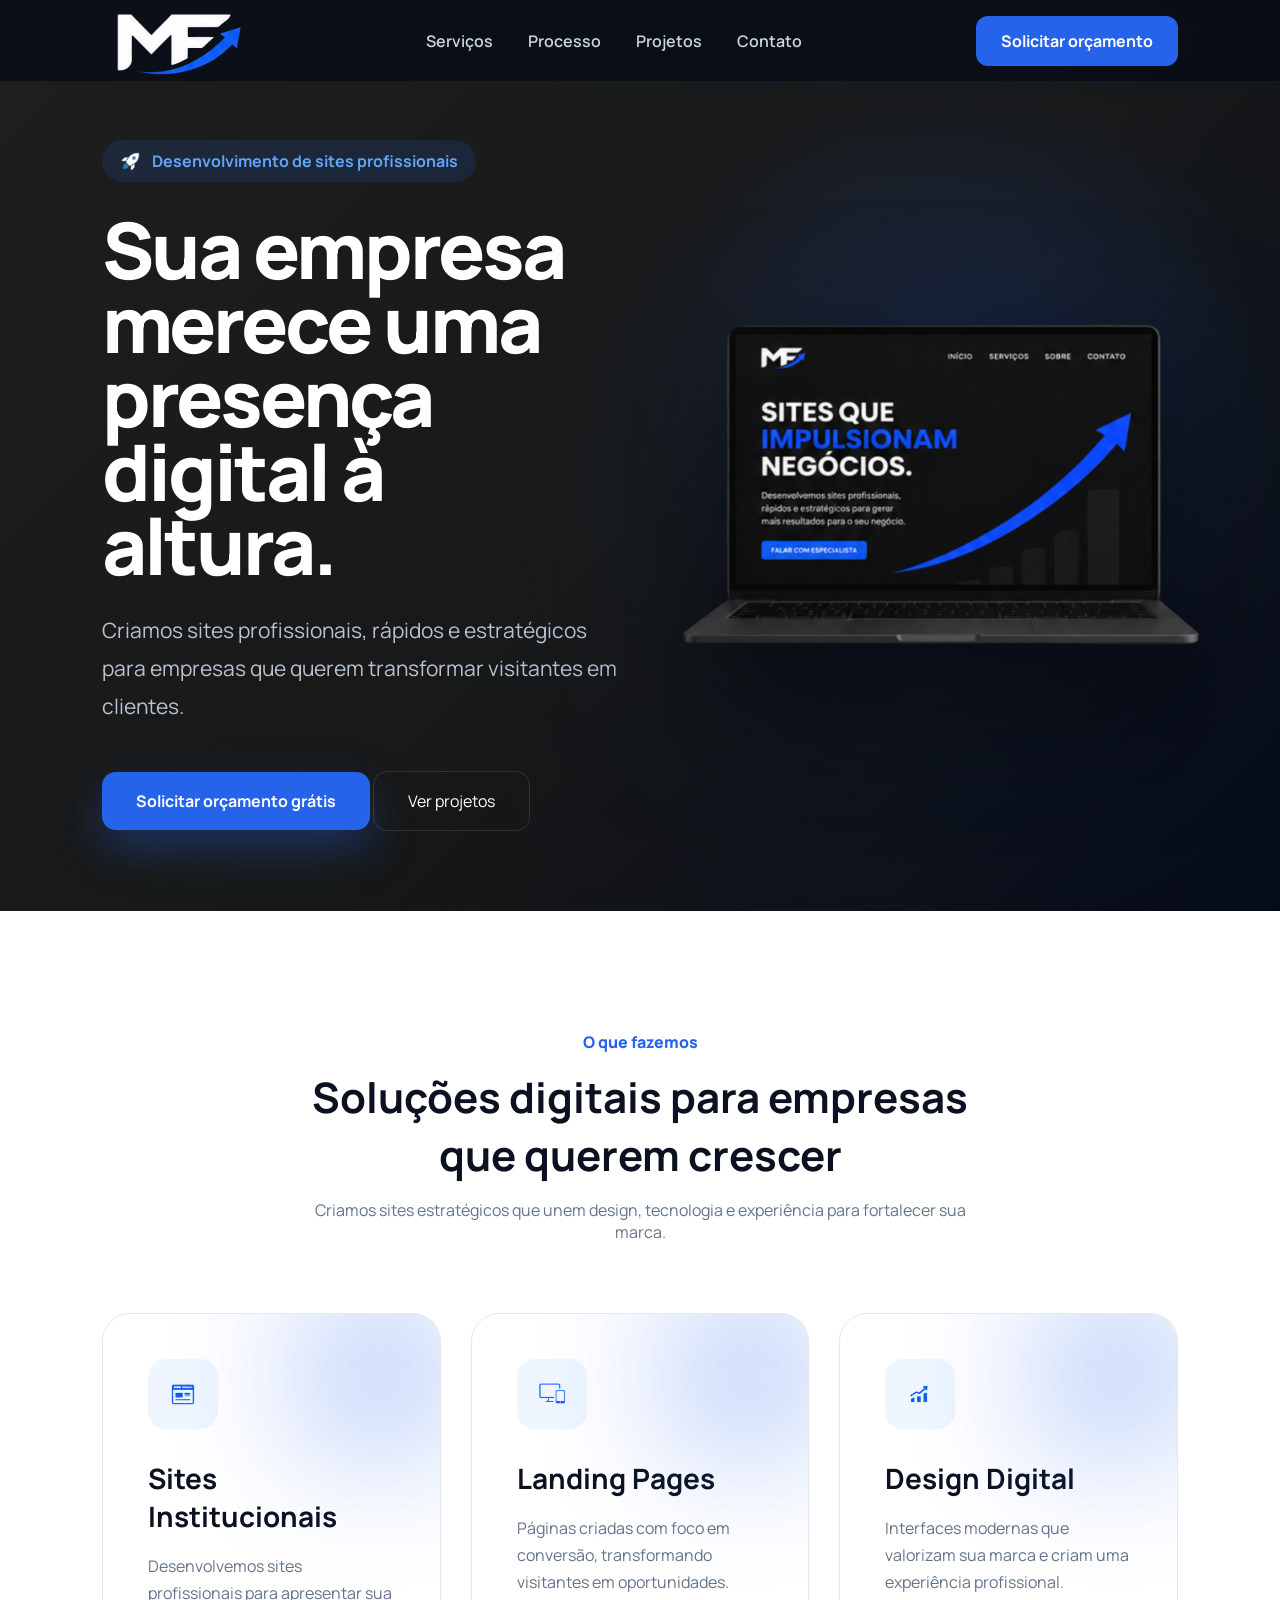
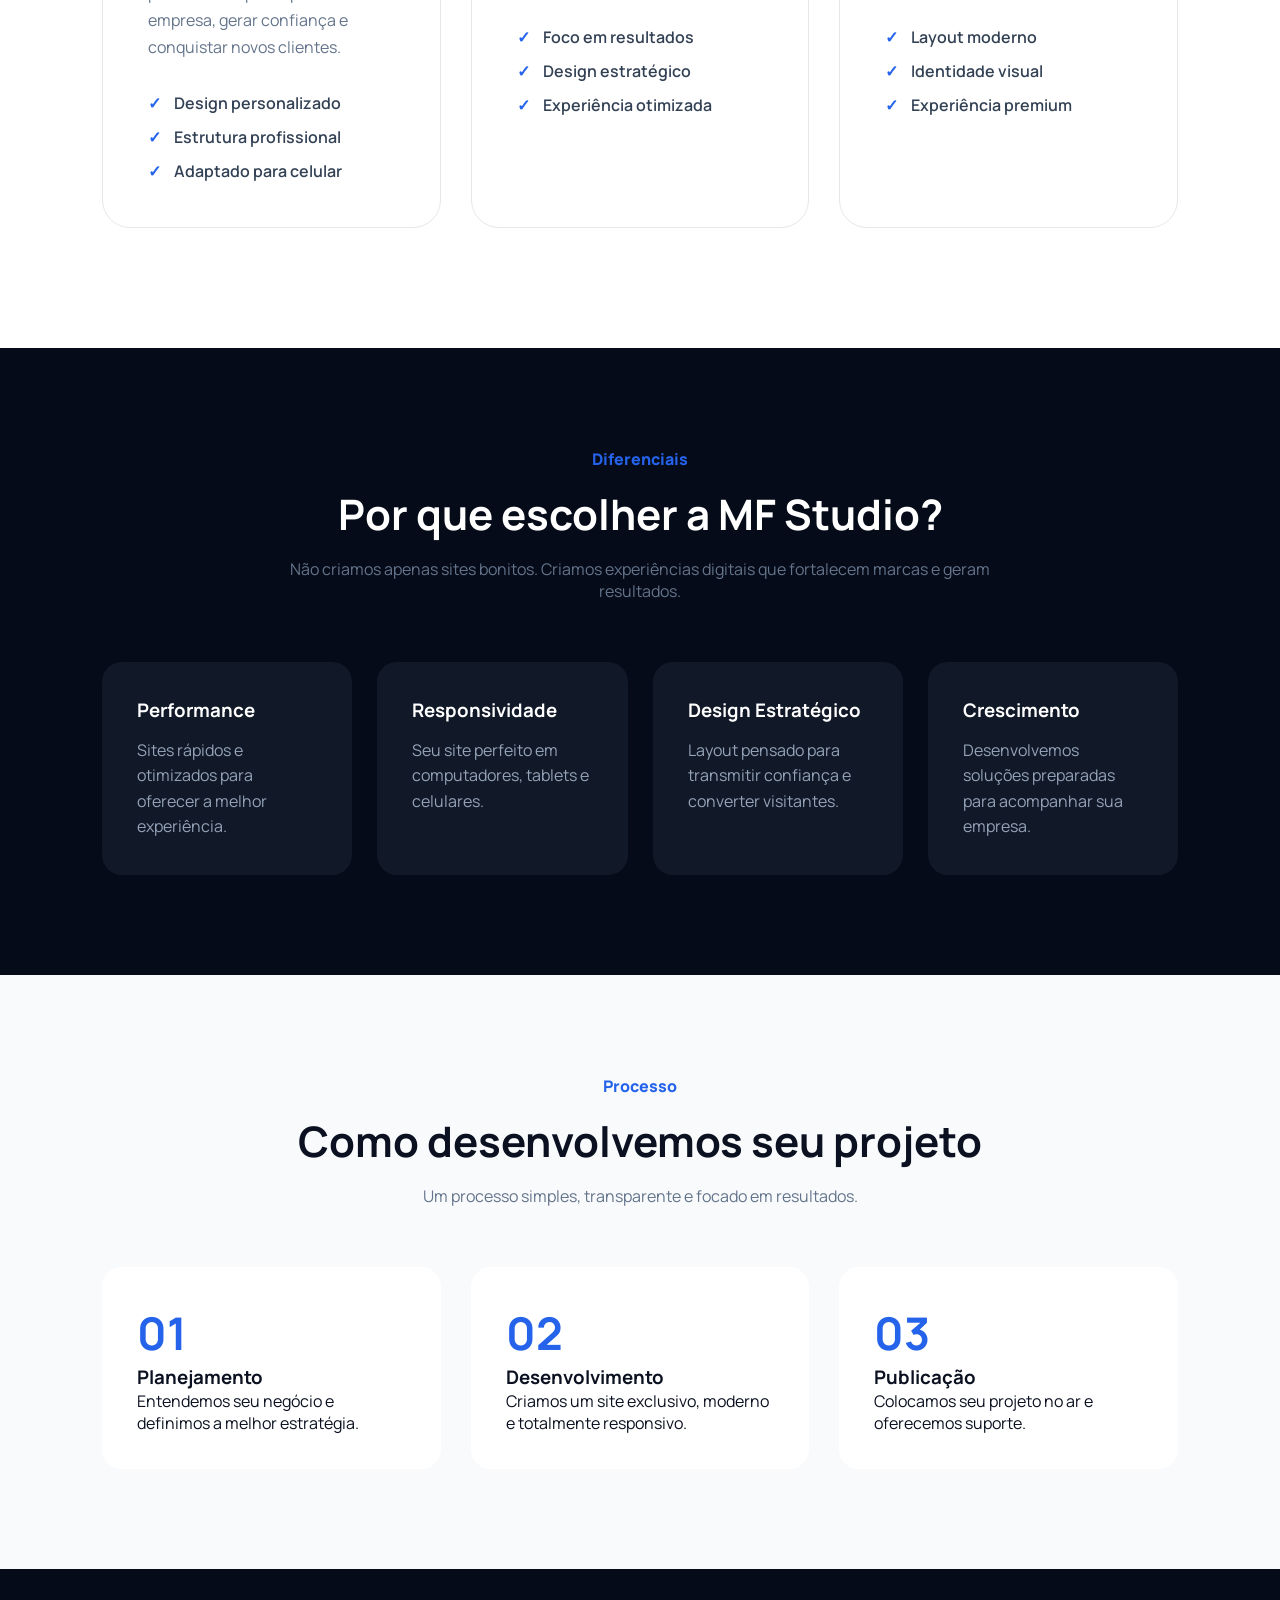
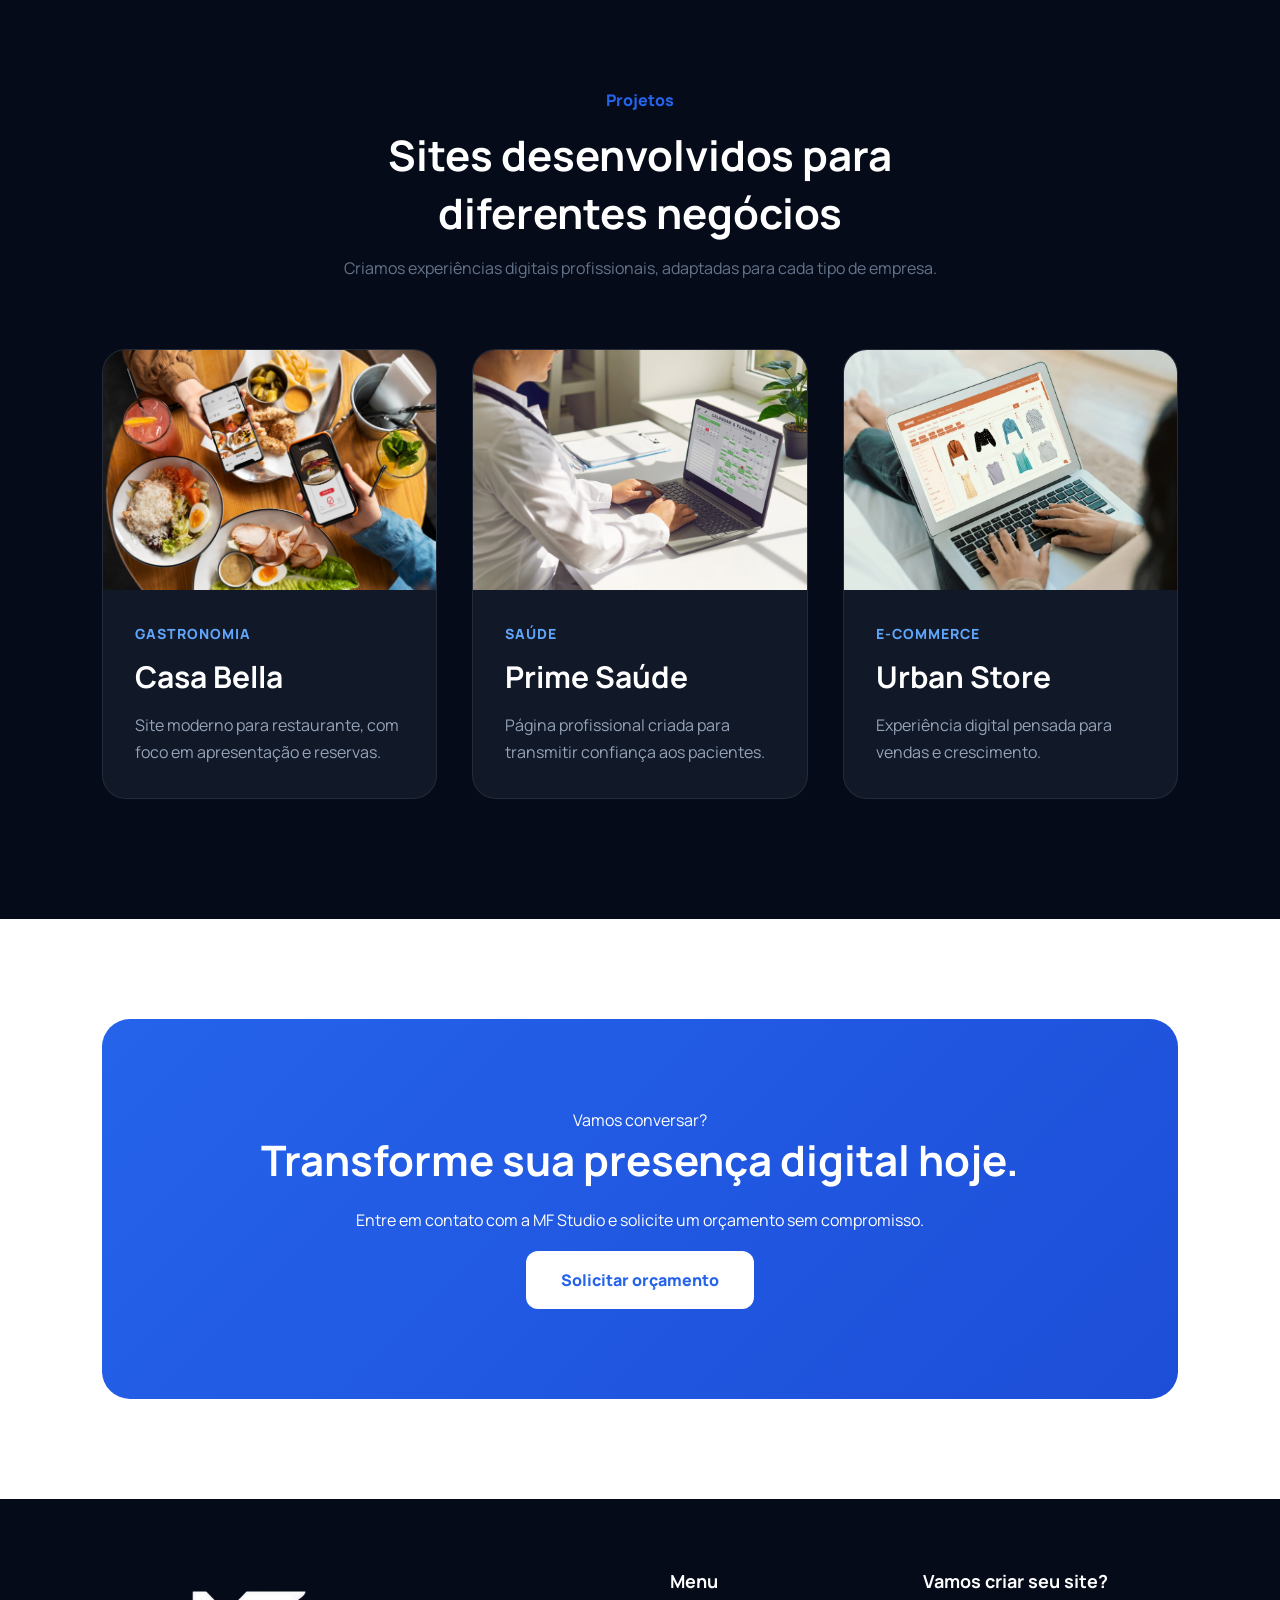
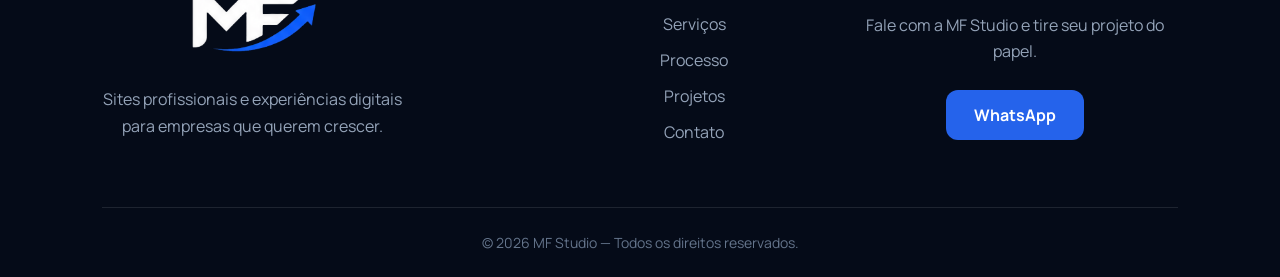
<file: index.html>
<!DOCTYPE html>
<html lang="pt-BR">

<head>

    <meta charset="UTF-8">
    <meta name="viewport" content="width=device-width, initial-scale=1.0">

    <title>MF Studio | Sites que fazem empresas crescerem</title>

    <link rel="stylesheet" href="style.css">

    <link rel="preconnect" href="https://fonts.googleapis.com">
    <link rel="preconnect" href="https://fonts.gstatic.com" crossorigin>

    <link href="https://fonts.googleapis.com/css2?family=Manrope:wght@400;500;600;700;800&display=swap" rel="stylesheet">

    <link rel="icon" href="images/favicon.png">
    
</head>


<body>


<!-- HEADER -->

<header>

<div class="logo">

    <img src="images/logo.png" alt="MF Studio">

</div>


    <nav>

        <a href="#servicos">
            Serviços
        </a>

        <a href="#processo">
            Processo
        </a>

        <a href="#portfolio">
            Projetos
        </a>

        <a href="#contato">
            Contato
        </a>

    </nav>


    <a href="#contato" class="header-button">
        Solicitar orçamento
    </a>


</header>




<!-- HERO -->


<section class="hero">


    <div class="hero-content">


        <span class="hero-tag">

    <img src="images/foguete.png" alt="Foguete">

    Desenvolvimento de sites profissionais

</span>



        <h1>
            
            Sua empresa merece uma presença digital à altura.

            

        </h1>



        <p>

            Criamos sites profissionais, rápidos e estratégicos
para empresas que querem transformar visitantes em clientes.

        </p>



        <div class="hero-buttons">


            <a href="#contato" class="primary-button">

                Solicitar orçamento grátis

            </a>


            <a href="#portfolio" class="secondary-button">

                Ver projetos

            </a>


        </div>


    </div>




    <div class="hero-preview">

    <img 
    src="images/notebook.png" 
    alt="Site MF Studio em notebook"
    class="notebook-image">

</div>


</section>





<!-- SERVIÇOS -->


<section class="services" id="servicos">


    <div class="section-header">


        <span>
            O que fazemos
        </span>


        <h2>
            Soluções digitais para empresas que querem crescer
        </h2>


        <p>
            Criamos sites estratégicos que unem design,
            tecnologia e experiência para fortalecer sua marca.
        </p>


    </div>





    <div class="services-grid">



        <div class="service-card">


            <div class="service-icon">

    <img src="images/site.png" alt="Sites Institucionais">

</div>


            <h3>
                Sites Institucionais
            </h3>


            <p>
                Desenvolvemos sites profissionais para apresentar
                sua empresa, gerar confiança e conquistar novos clientes.
            </p>


            <ul>

                <li>
                    Design personalizado
                </li>

                <li>
                    Estrutura profissional
                </li>

                <li>
                    Adaptado para celular
                </li>

            </ul>


        </div>





        <div class="service-card">


            <div class="service-icon">

    <img src="images/landing.png" alt="Landing Pages">

</div>


            <h3>
                Landing Pages
            </h3>


            <p>
                Páginas criadas com foco em conversão,
                transformando visitantes em oportunidades.
            </p>


            <ul>

                <li>
                    Foco em resultados
                </li>

                <li>
                    Design estratégico
                </li>

                <li>
                    Experiência otimizada
                </li>

            </ul>


        </div>





        <div class="service-card">


            <div class="service-icon">

    <img src="images/design.png" alt="Design Digital">

</div>


            <h3>
                Design Digital
            </h3>


            <p>
                Interfaces modernas que valorizam sua marca
                e criam uma experiência profissional.
            </p>


            <ul>

                <li>
                    Layout moderno
                </li>

                <li>
                    Identidade visual
                </li>

                <li>
                    Experiência premium
                </li>

            </ul>


        </div>



    </div>


</section>

<!-- PROCESSO -->


<!-- DIFERENCIAIS -->

<section class="advantages">

    <div class="section-header">

        <span>Diferenciais</span>

        <h2>Por que escolher a MF Studio?</h2>

        <p>
            Não criamos apenas sites bonitos. Criamos experiências digitais
            que fortalecem marcas e geram resultados.
        </p>

    </div>

    <div class="advantages-grid">

        <div>

            <h3>Performance</h3>

            <p>
                Sites rápidos e otimizados para oferecer a melhor experiência.
            </p>

        </div>

        <div>

            <h3>Responsividade</h3>

            <p>
                Seu site perfeito em computadores, tablets e celulares.
            </p>

        </div>

        <div>

            <h3>Design Estratégico</h3>

            <p>
                Layout pensado para transmitir confiança e converter visitantes.
            </p>

        </div>

        <div>

            <h3>Crescimento</h3>

            <p>
                Desenvolvemos soluções preparadas para acompanhar sua empresa.
            </p>

        </div>

    </div>

</section>





<!-- PROCESSO -->

<section class="process" id="processo">

    <div class="section-header">

        <span>Processo</span>

        <h2>Como desenvolvemos seu projeto</h2>

        <p>
            Um processo simples, transparente e focado em resultados.
        </p>

    </div>

    <div class="steps">

        <div>

            <strong>01</strong>

            <h3>Planejamento</h3>

            <p>
                Entendemos seu negócio e definimos a melhor estratégia.
            </p>

        </div>

        <div>

            <strong>02</strong>

            <h3>Desenvolvimento</h3>

            <p>
                Criamos um site exclusivo, moderno e totalmente responsivo.
            </p>

        </div>

        <div>

            <strong>03</strong>

            <h3>Publicação</h3>

            <p>
                Colocamos seu projeto no ar e oferecemos suporte.
            </p>

        </div>

    </div>

</section>



<!-- PORTFÓLIO -->

<section class="portfolio" id="portfolio">


<div class="section-header">

    <span>Projetos</span>

    <h2>
        Sites desenvolvidos para diferentes negócios
    </h2>

    <p>
        Criamos experiências digitais profissionais,
        adaptadas para cada tipo de empresa.
    </p>

</div>



<div class="projects">



<div class="project">


<div class="project-image">

    <img src="images/restaurante.jpg" alt="Projeto Restaurante">

    <a href="projetos/restaurante/index.html"
   class="project-button"
   target="_blank"
   rel="noopener noreferrer">

    Ver projeto

</a>

</div>

<div class="project-content">

<span>
Gastronomia
</span>


<h3>
Casa Bella
</h3>


<p>
Site moderno para restaurante,
com foco em apresentação e reservas.
</p>


</div>


</div>





<div class="project">


<div class="project-image">

    <img src="images/clinica.jpg" alt="Projeto Clínica">

    <a href="projetos/clinica/index.html"
   target="_blank"
   rel="noopener noreferrer"
   class="project-button">

    Ver projeto

</a>

</div>


<div class="project-content">

<span>
Saúde
</span>


<h3>
Prime Saúde
</h3>


<p>
Página profissional criada para
transmitir confiança aos pacientes.
</p>


</div>


</div>





<div class="project">


<div class="project-image">

    <img src="images/loja.jpg" alt="Projeto Loja">

    <a href="projetos/loja/index.html"
   class="project-button"
   target="_blank"
   rel="noopener noreferrer">
    Ver projeto
</a>

</div>

<div class="project-content">

<span>
E-commerce
</span>


<h3>
Urban Store
</h3>


<p>
Experiência digital pensada para
vendas e crescimento.
</p>


</div>


</div>



</div>


</section>



<!-- CONTATO -->

<section class="contact" id="contato">

    <div class="contact-box">

        <span>Vamos conversar?</span>

        <h2>

            Transforme sua presença digital hoje.

        </h2>

        <p>

            Entre em contato com a MF Studio e solicite um orçamento sem compromisso.

        </p>

        <a href="https://wa.me/5554997046464" target="_blank">

            Solicitar orçamento

        </a>

    </div>

</section>





<!-- FOOTER -->

<footer>


    <div class="footer-content">


        <div class="footer-brand">

            <img src="images/logo.png" alt="MF Studio">

            <p>
                Sites profissionais e experiências digitais
                para empresas que querem crescer.
            </p>

        </div>




        <div class="footer-menu">

            <h4>
                Menu
            </h4>

            <a href="#servicos">
                Serviços
            </a>

            <a href="#processo">
                Processo
            </a>

            <a href="#portfolio">
                Projetos
            </a>

            <a href="#contato">
                Contato
            </a>

        </div>





        <div class="footer-action">

            <h4>
                Vamos criar seu site?
            </h4>

            <p>
                Fale com a MF Studio e tire seu projeto do papel.
            </p>


            <a href="https://wa.me/5554997046464" target="_blank">
                WhatsApp
            </a>


        </div>



    </div>




    <div class="footer-copy">

        © 2026 MF Studio — Todos os direitos reservados.

    </div>


</footer>


</body>

</html>
</file>
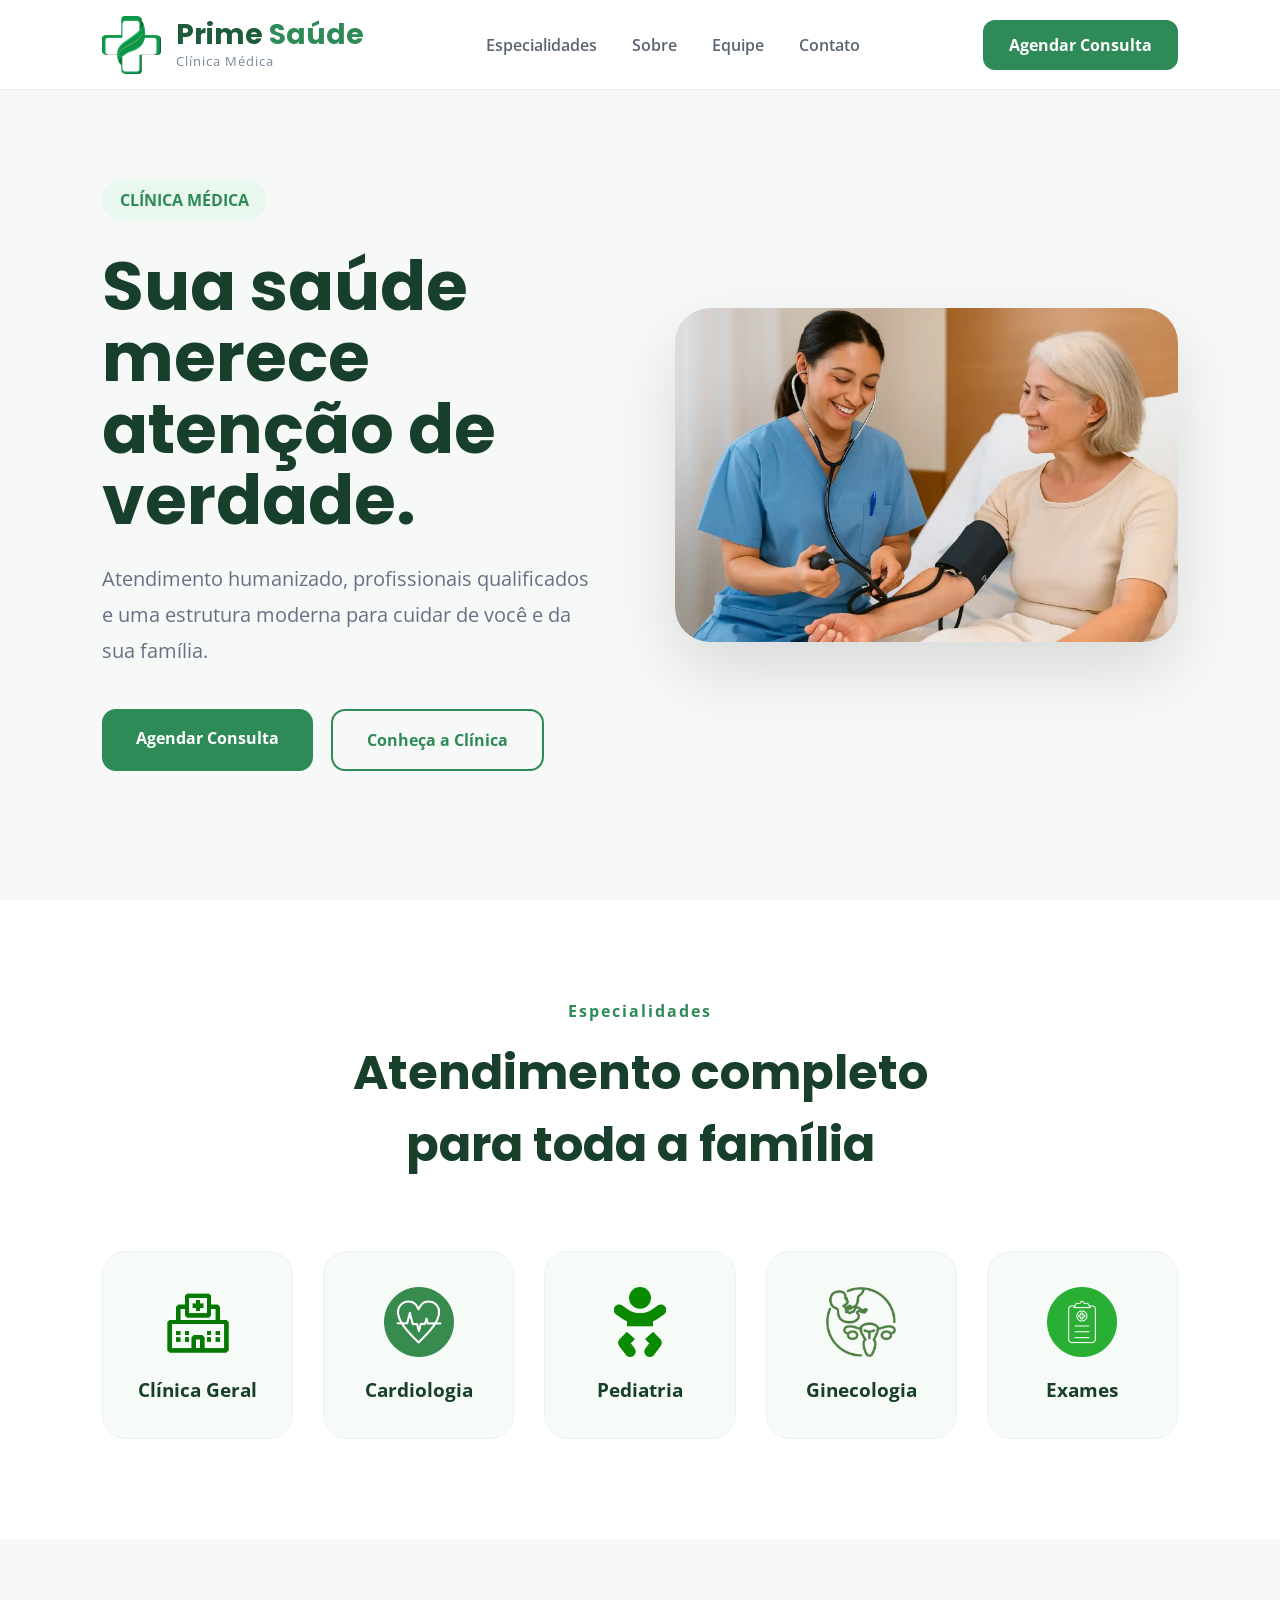
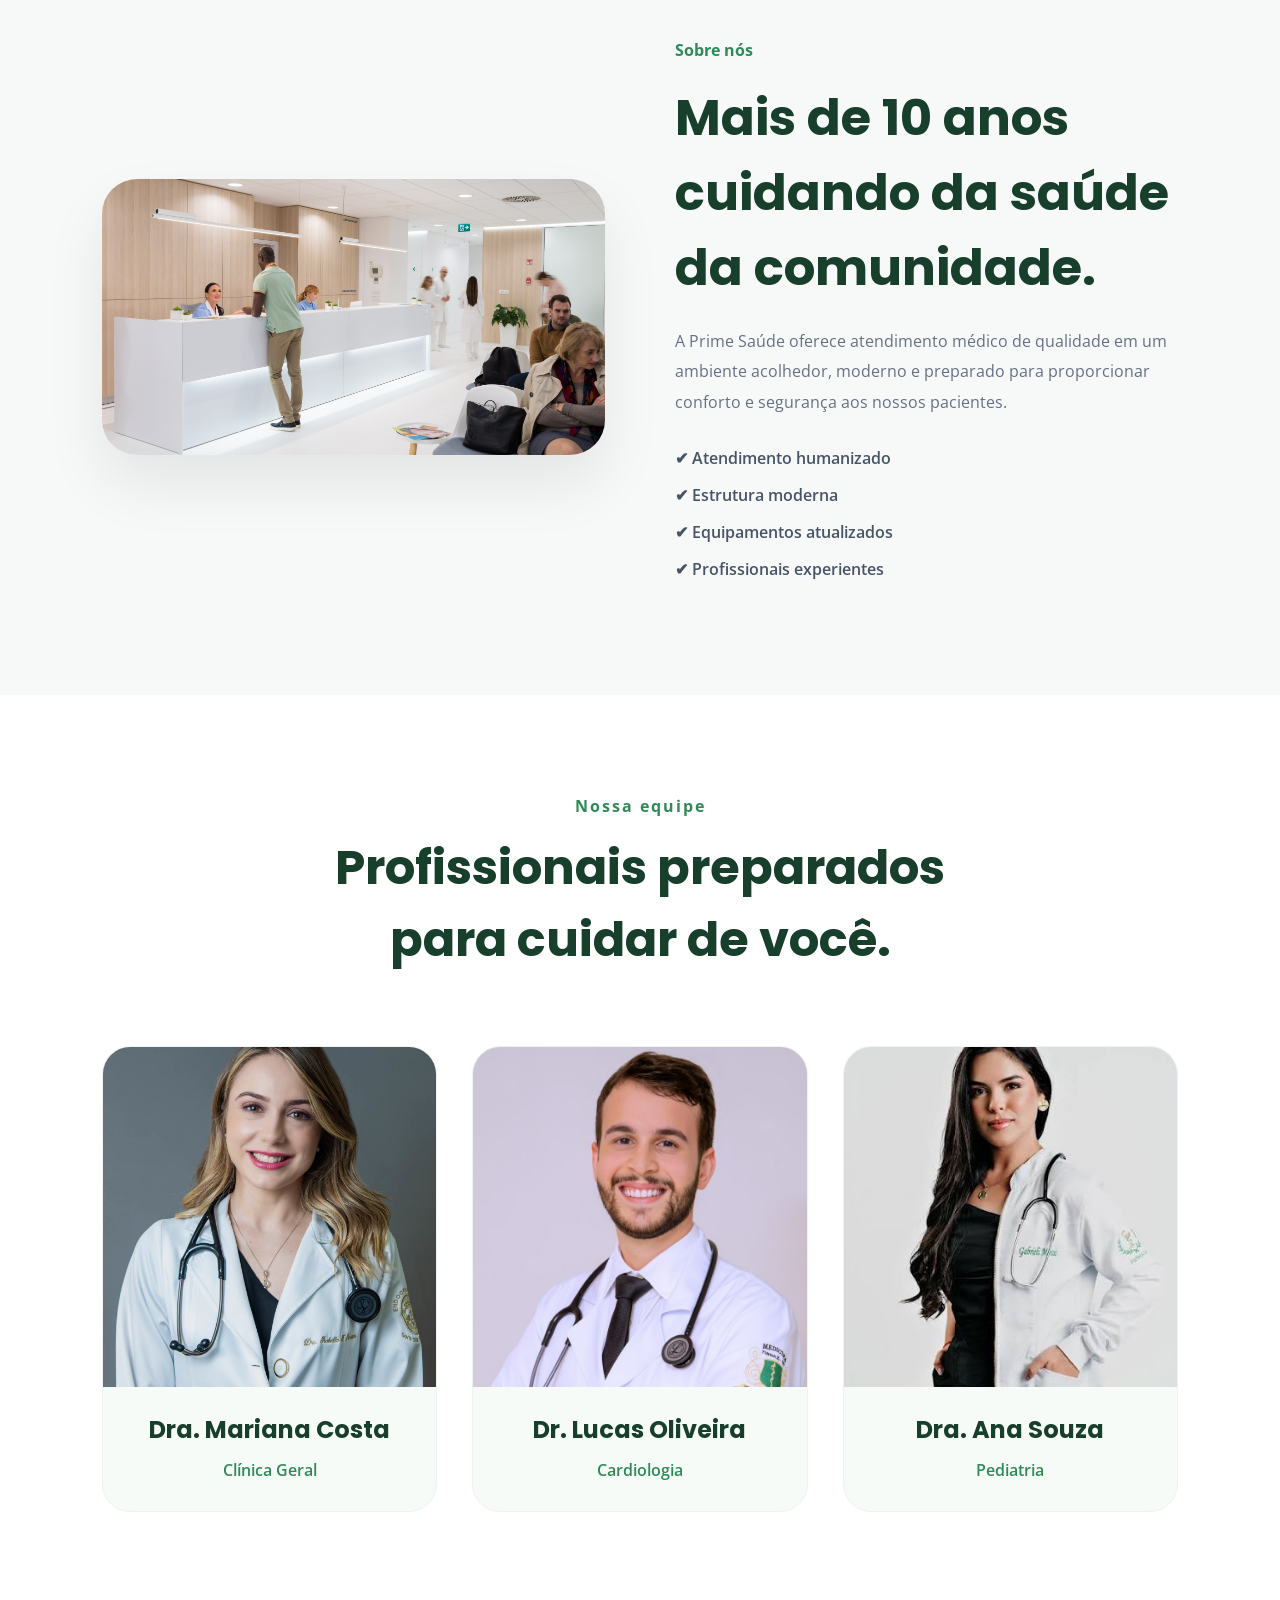
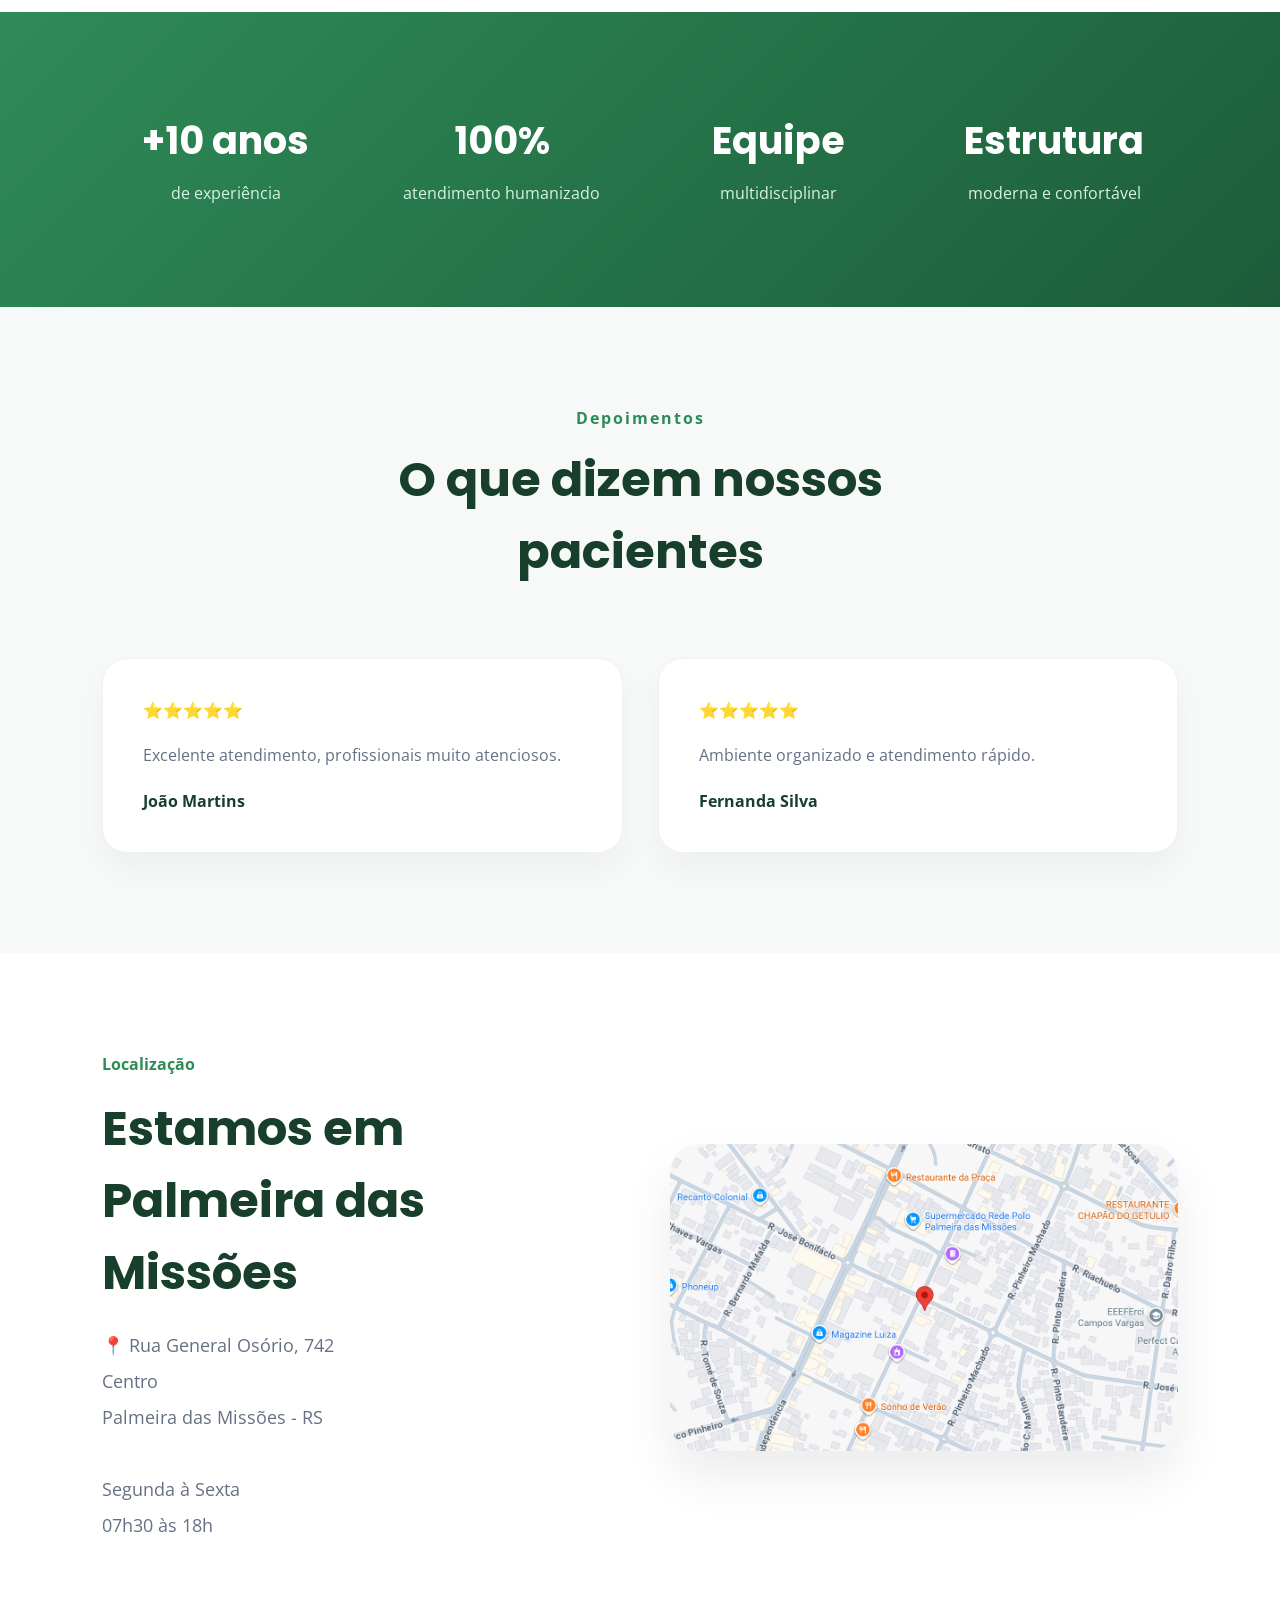
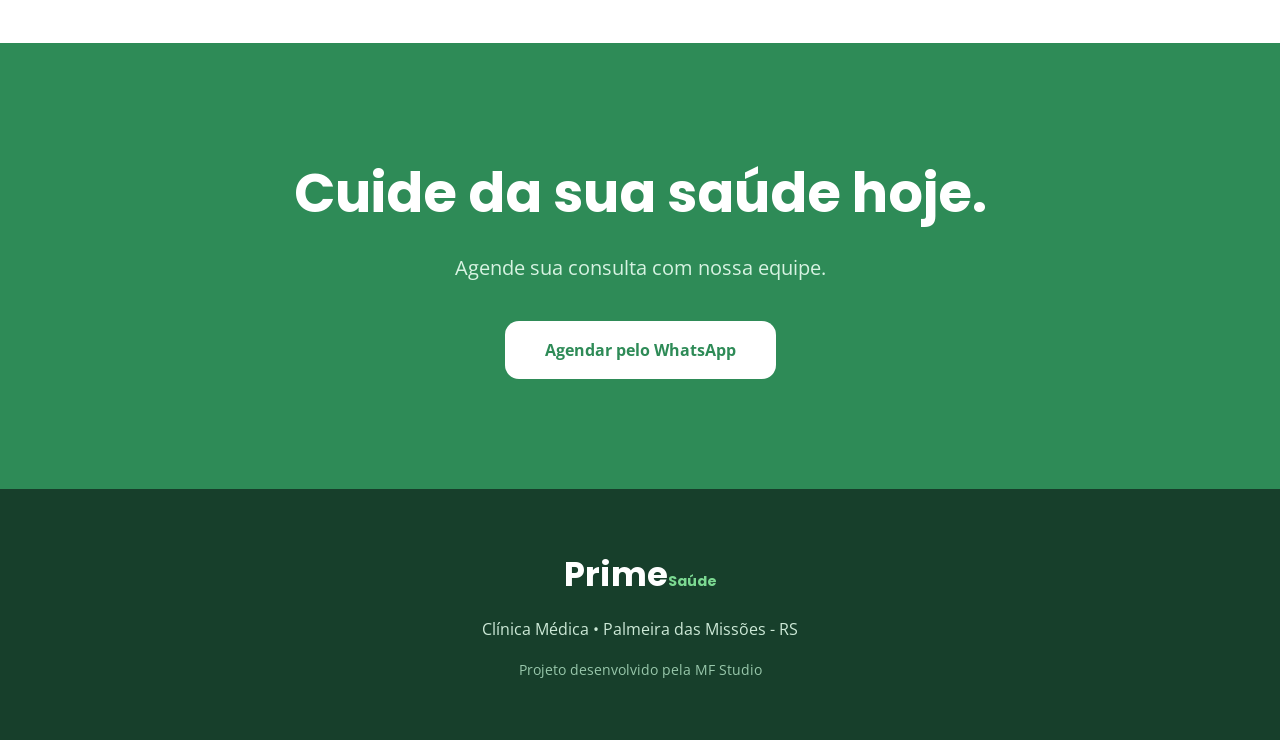
<file: projetos/clinica/index.html>
<!DOCTYPE html>
<html lang="pt-BR">

<head>

    <meta charset="UTF-8">
    <meta name="viewport" content="width=device-width, initial-scale=1.0">

    <title>Prime Saúde | Clínica Médica</title>

    <link rel="stylesheet" href="style.css">

    <link rel="preconnect" href="https://fonts.googleapis.com">
    <link rel="preconnect" href="https://fonts.gstatic.com" crossorigin>

    <link href="https://fonts.googleapis.com/css2?family=Poppins:wght@400;500;600;700;800&family=Open+Sans:wght@400;500;600&display=swap" rel="stylesheet">

    <link rel="icon" href="images/favicon.png">
    
</head>

<body>

<!-- ================= HEADER ================= -->

<header>

    <div class="logo">

    <img src="images/logo.png" alt="Prime Saúde">

    <div class="logo-text">

        <h2>Prime <span>Saúde</span></h2>

        <p>Clínica Médica</p>

    </div>

</div>

    <nav>

        <a href="#especialidades">Especialidades</a>

        <a href="#sobre">Sobre</a>

        <a href="#equipe">Equipe</a>

        <a href="#contato">Contato</a>

    </nav>

    <a href="#contato" class="header-button">
        Agendar Consulta
    </a>

</header>





<!-- ================= HERO ================= -->

<section class="hero">

    <div class="hero-content">

        <span class="hero-tag">
            CLÍNICA MÉDICA
        </span>

        <h1>

            Sua saúde merece
            atenção de verdade.

        </h1>

        <p>

            Atendimento humanizado, profissionais qualificados
            e uma estrutura moderna para cuidar de você
            e da sua família.

        </p>

        <div class="hero-buttons">

            <a href="#contato" class="primary-button">
                Agendar Consulta
            </a>

            <a href="#sobre" class="secondary-button">
                Conheça a Clínica
            </a>

        </div>

    </div>



    <div class="hero-image">

        <img src="images/hero.jpg" alt="Prime Saúde">

    </div>

</section>






<!-- ================= ESPECIALIDADES ================= -->

<section class="specialties" id="especialidades">

    <div class="section-header">

        <span>
            Especialidades
        </span>

        <h2>

            Atendimento completo
            para toda a família

        </h2>

    </div>

    <div class="specialties-grid">

        <div>

            <img src="images/icons/geral.png">

            <h3>Clínica Geral</h3>

        </div>

        <div>

            <img src="images/icons/cardio.png">

            <h3>Cardiologia</h3>

        </div>

        <div>

            <img src="images/icons/pediatria.png">

            <h3>Pediatria</h3>

        </div>

        <div>

            <img src="images/icons/gineco.png">

            <h3>Ginecologia</h3>

        </div>

        <div>

            <img src="images/icons/exames.png">

            <h3>Exames</h3>

        </div>

    </div>

</section>







<!-- ================= SOBRE ================= -->

<section class="about" id="sobre">

    <div class="about-image">

        <img src="images/recepcao.jpg">

    </div>

    <div class="about-text">

        <span>
            Sobre nós
        </span>

        <h2>

            Mais de 10 anos
            cuidando da saúde
            da comunidade.

        </h2>

        <p>

            A Prime Saúde oferece atendimento
            médico de qualidade em um ambiente
            acolhedor, moderno e preparado para
            proporcionar conforto e segurança
            aos nossos pacientes.

        </p>

        <ul>

            <li>✔ Atendimento humanizado</li>

            <li>✔ Estrutura moderna</li>

            <li>✔ Equipamentos atualizados</li>

            <li>✔ Profissionais experientes</li>

        </ul>

    </div>

</section>







<!-- ================= EQUIPE ================= -->

<section class="team" id="equipe">

    <div class="section-header">

        <span>

            Nossa equipe

        </span>

        <h2>

            Profissionais preparados
            para cuidar de você.

        </h2>

    </div>

    <div class="team-grid">

        <div class="doctor">

            <img src="images/medico1.jpg">

            <h3>Dra. Mariana Costa</h3>

            <p>Clínica Geral</p>

        </div>

        <div class="doctor">

            <img src="images/medico2.jpg">

            <h3>Dr. Lucas Oliveira</h3>

            <p>Cardiologia</p>

        </div>

        <div class="doctor">

            <img src="images/medico3.jpg">

            <h3>Dra. Ana Souza</h3>

            <p>Pediatria</p>

        </div>

    </div>

</section>







<!-- ================= DIFERENCIAIS ================= -->

<section class="advantages">

    <div class="advantage">

        <h3>+10 anos</h3>

        <p>de experiência</p>

    </div>

    <div class="advantage">

        <h3>100%</h3>

        <p>atendimento humanizado</p>

    </div>

    <div class="advantage">

        <h3>Equipe</h3>

        <p>multidisciplinar</p>

    </div>

    <div class="advantage">

        <h3>Estrutura</h3>

        <p>moderna e confortável</p>

    </div>

</section>







<!-- ================= DEPOIMENTOS ================= -->

<section class="testimonials">

    <div class="section-header">

        <span>

            Depoimentos

        </span>

        <h2>

            O que dizem nossos pacientes

        </h2>

    </div>

    <div class="testimonial-grid">

        <div>

            ⭐⭐⭐⭐⭐

            <p>

                Excelente atendimento,
                profissionais muito atenciosos.

            </p>

            <strong>

                João Martins

            </strong>

        </div>

        <div>

            ⭐⭐⭐⭐⭐

            <p>

                Ambiente organizado e atendimento rápido.

            </p>

            <strong>

                Fernanda Silva

            </strong>

        </div>

    </div>

</section>







<!-- ================= LOCALIZAÇÃO ================= -->

<section class="location">

    <div class="location-text">

        <span>

            Localização

        </span>

        <h2>

            Estamos em
            Palmeira das Missões

        </h2>

        <p>

            📍 Rua General Osório, 742

            <br>

            Centro

            <br>

            Palmeira das Missões - RS

            <br><br>

            Segunda à Sexta

            <br>

            07h30 às 18h

        </p>

    </div>

    <div class="location-image">

        <img src="images/localizacao.jpg">

    </div>

</section>







<!-- ================= CTA ================= -->

<section class="contact" id="contato">

    <div class="contact-box">

        <h2>

            Cuide da sua saúde hoje.

        </h2>

        <p>

            Agende sua consulta com nossa equipe.

        </p>

        <a href="https://wa.me/5554999999999" target="_blank">

            Agendar pelo WhatsApp

        </a>

    </div>

</section>







<!-- ================= FOOTER ================= -->

<footer>

    <h3>

        Prime<span>Saúde</span>

    </h3>

    <p>

        Clínica Médica • Palmeira das Missões - RS

    </p>

    <span>

        Projeto desenvolvido pela MF Studio

    </span>

</footer>

</body>
</html>
</file>
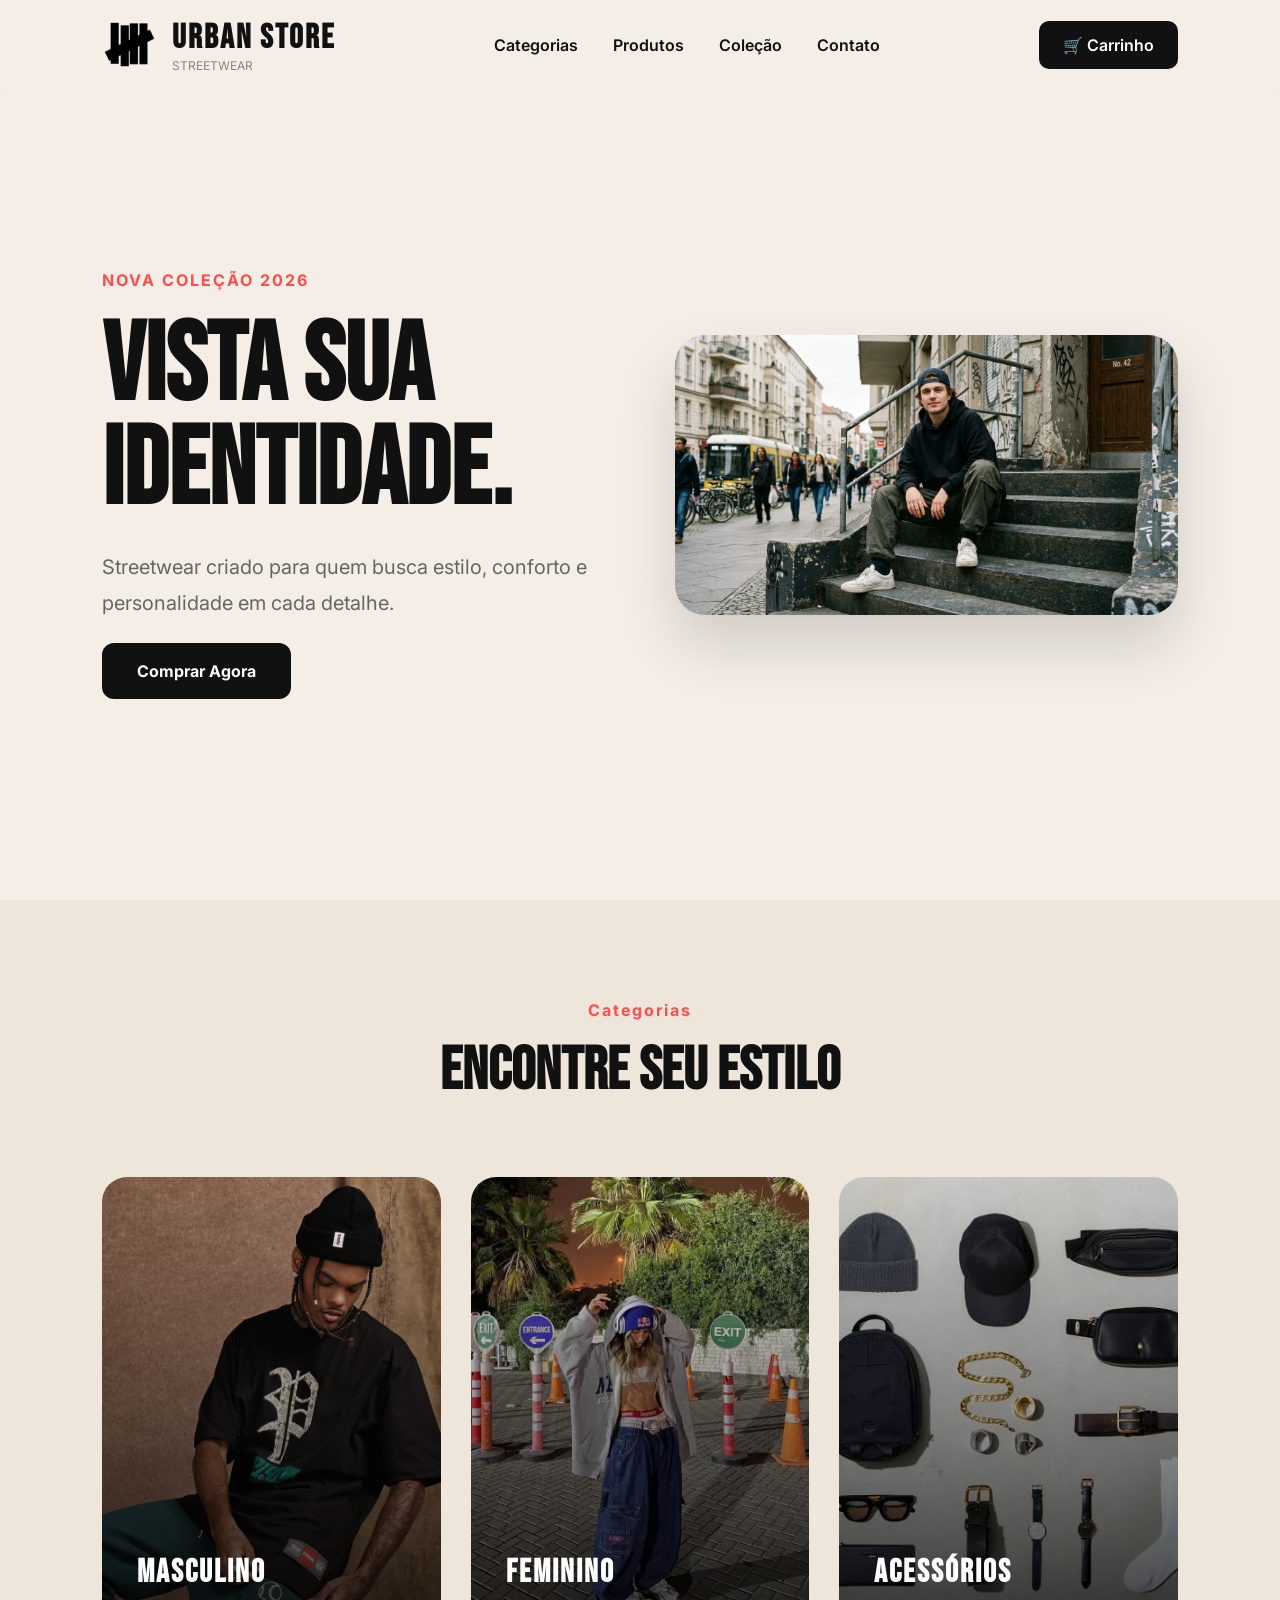
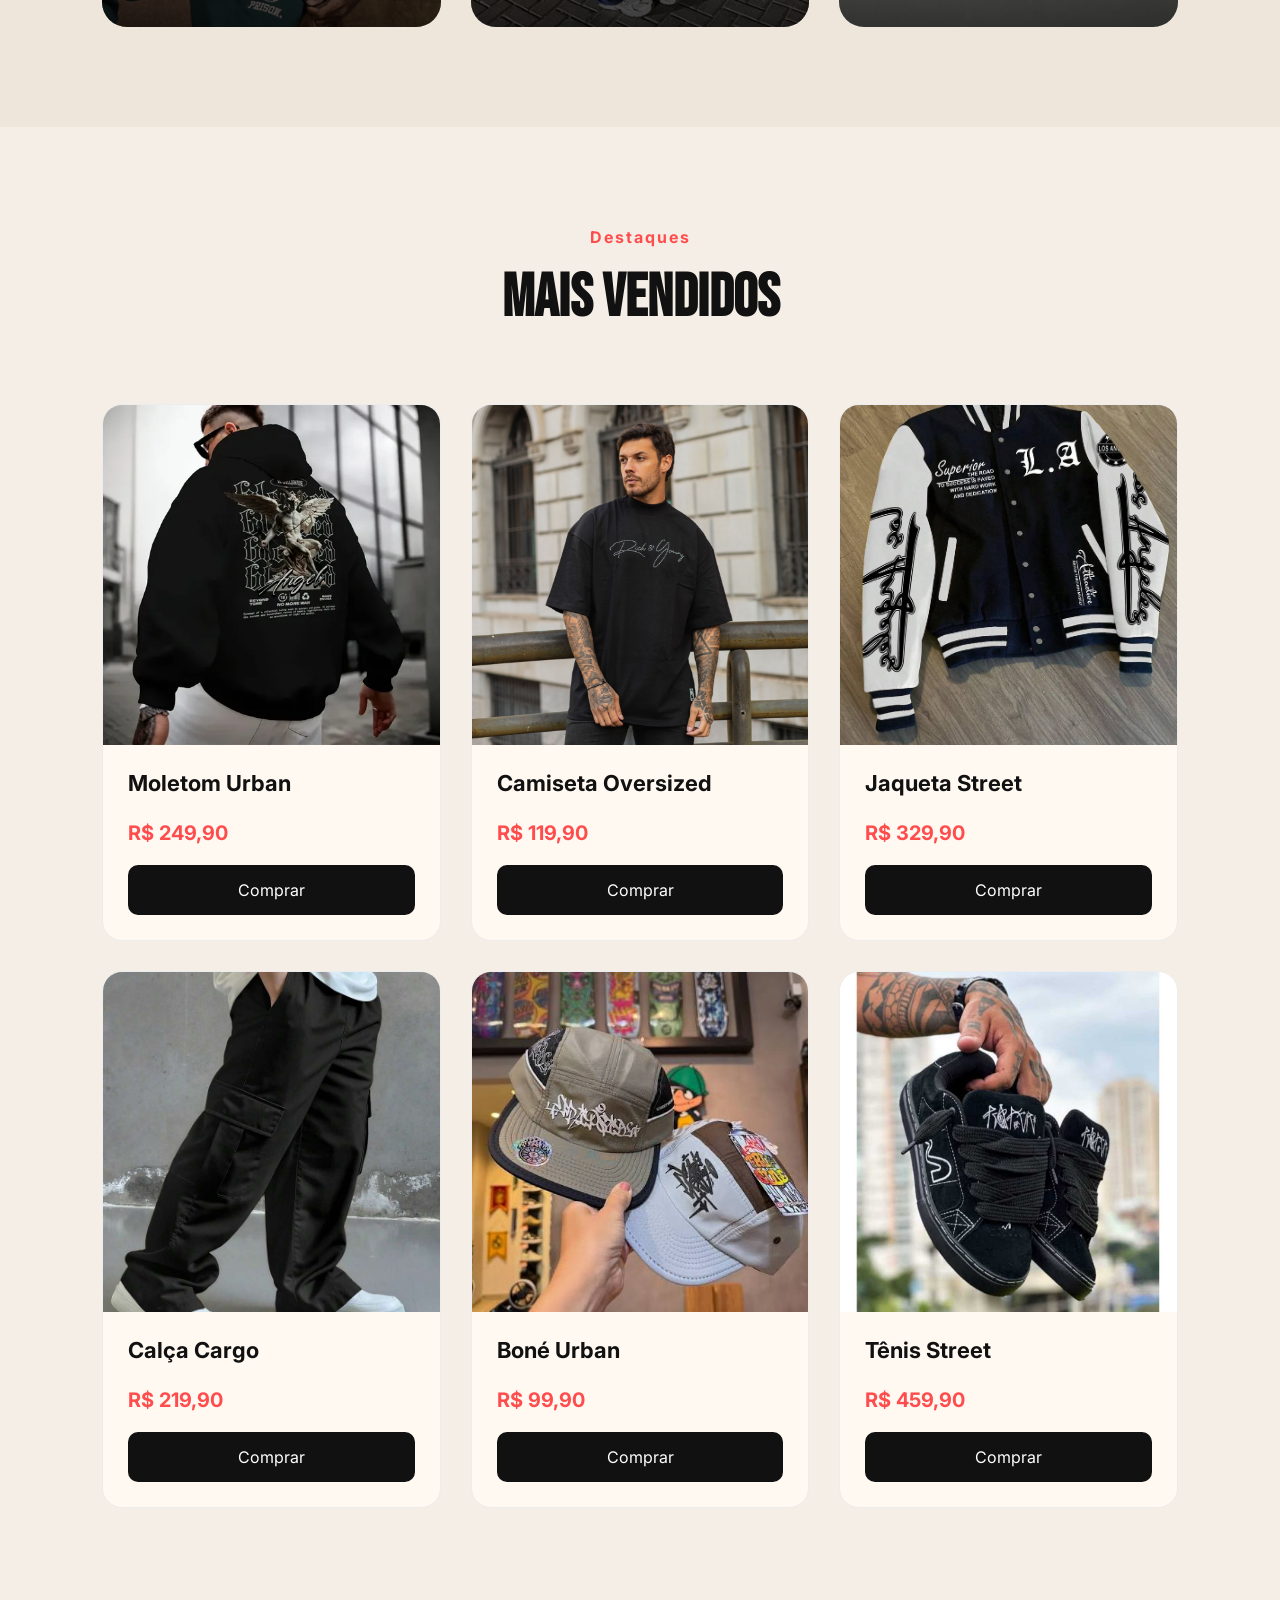
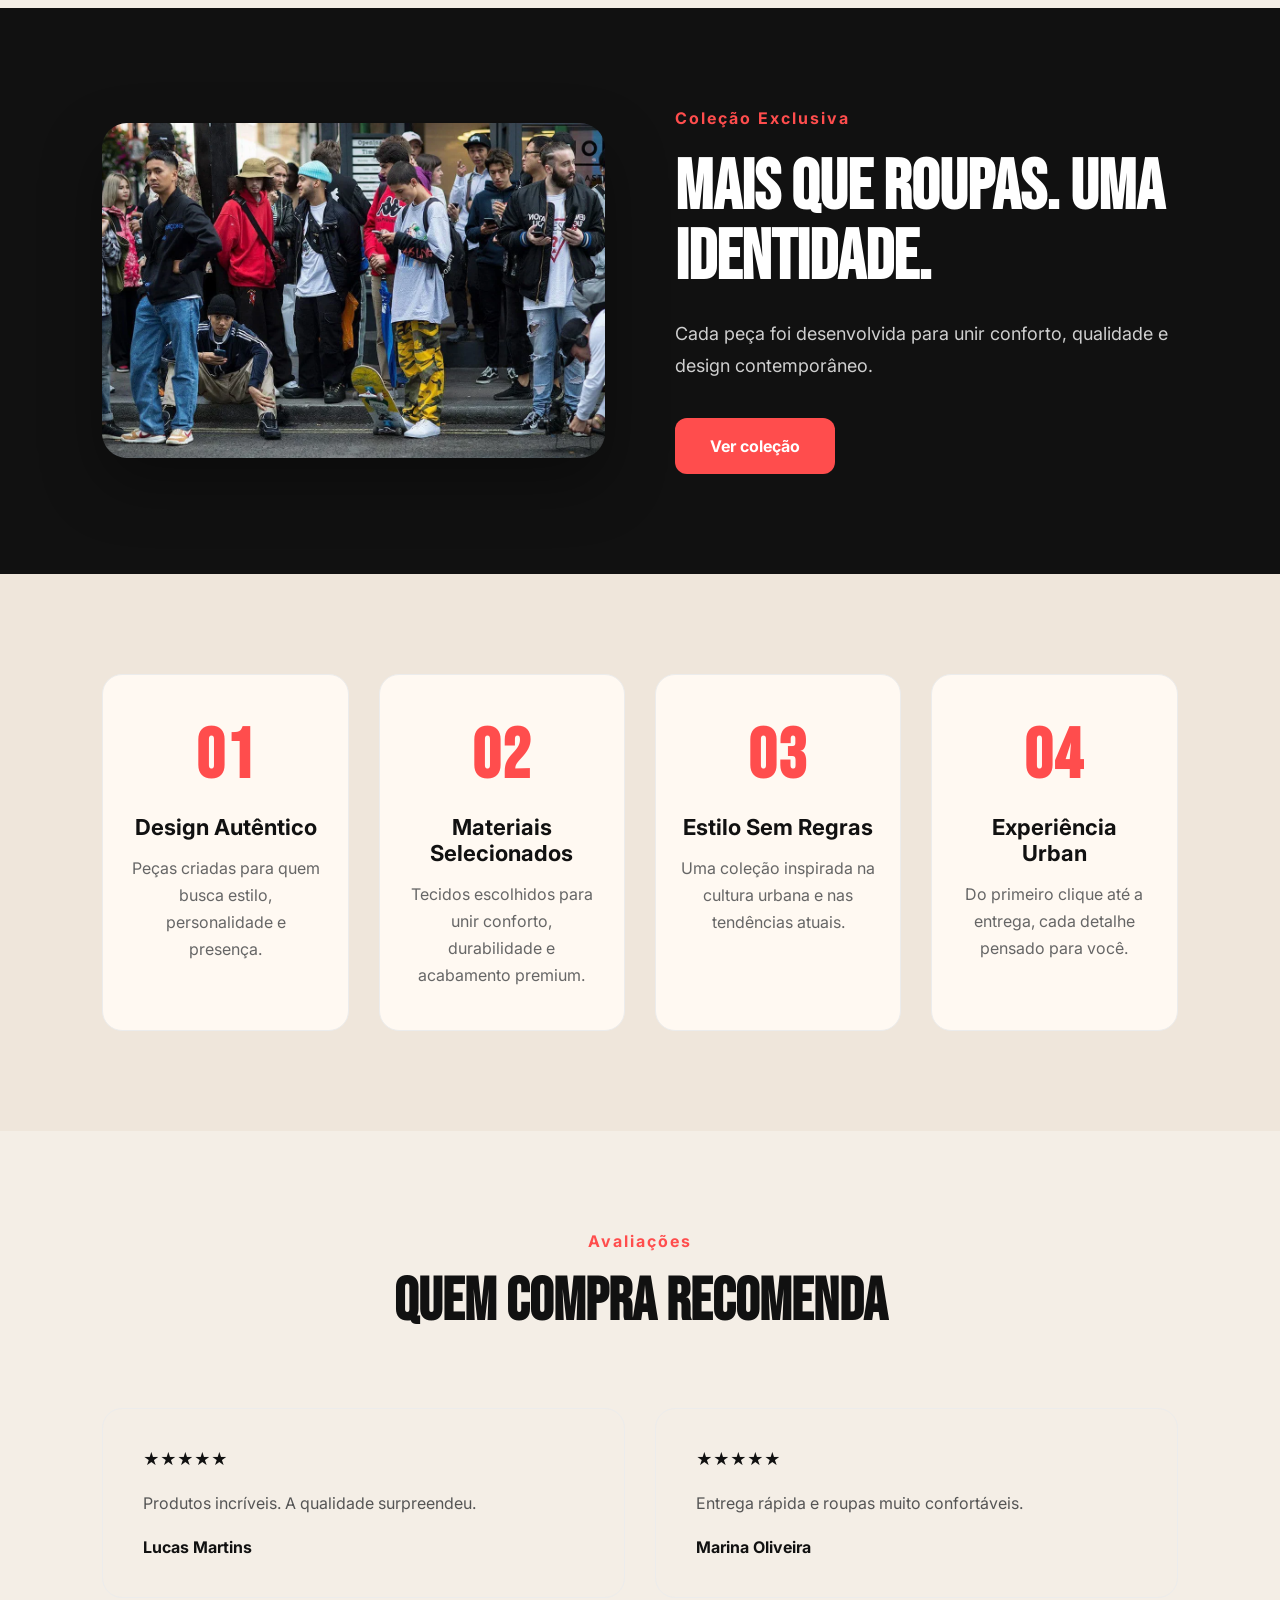
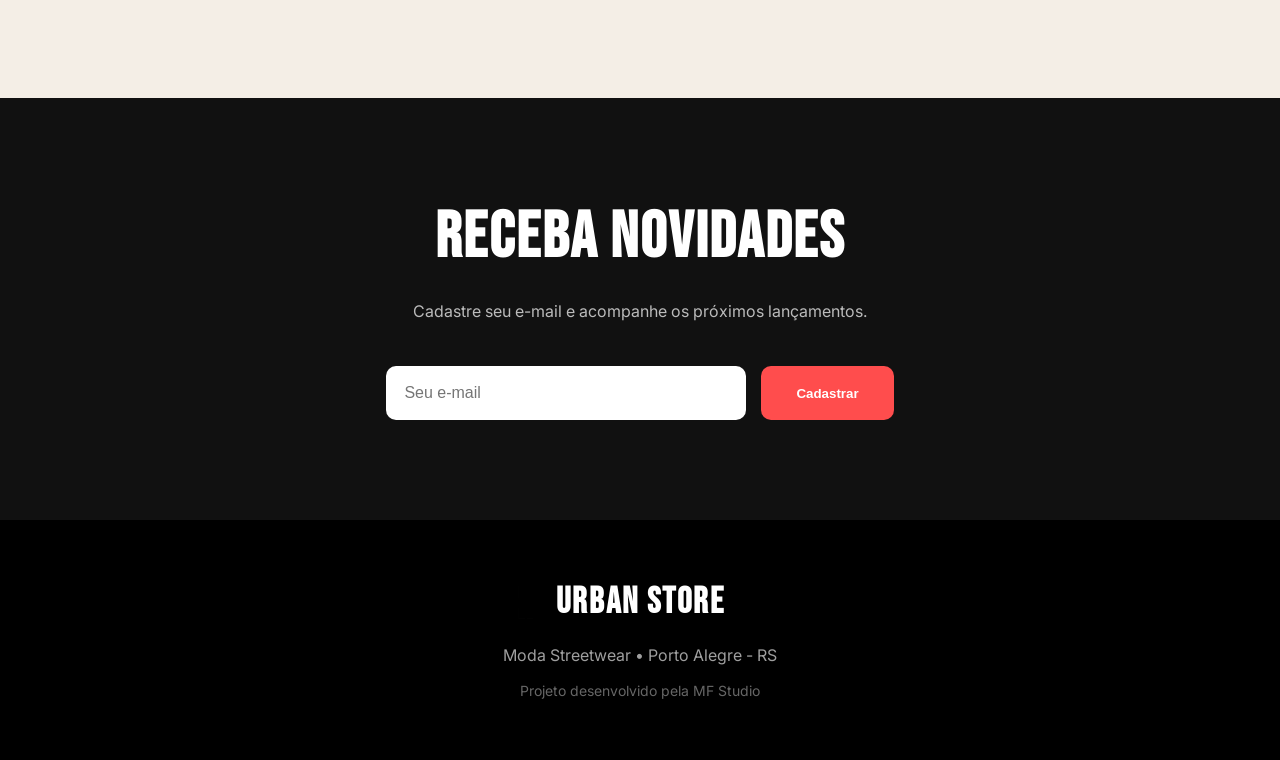
<file: projetos/loja/index.html>
<!DOCTYPE html>
<html lang="pt-BR">

<head>

<meta charset="UTF-8">
<meta name="viewport" content="width=device-width, initial-scale=1.0">

<title>Urban Store | Streetwear</title>

<link rel="stylesheet" href="style.css">

<link rel="preconnect" href="https://fonts.googleapis.com">
<link rel="preconnect" href="https://fonts.gstatic.com" crossorigin>

<link href="https://fonts.googleapis.com/css2?family=Bebas+Neue&family=Inter:wght@300;400;500;600;700&display=swap" rel="stylesheet">

<link rel="icon" href="images/favicon.png">

</head>

<body>

<!-- HEADER -->

<header>

<div class="logo">

<img src="images/logo.png" alt="Urban Store">

<div class="logo-text">

<h2>Urban Store</h2>

<p>Streetwear</p>

</div>

</div>

<nav>

<a href="#categorias">Categorias</a>

<a href="#produtos">Produtos</a>

<a href="#colecao">Coleção</a>

<a href="#contato">Contato</a>

</nav>

<a href="#" class="cart">

🛒 Carrinho

</a>

</header>





<!-- HERO -->

<section class="hero">

<div class="hero-content">

<span>NOVA COLEÇÃO 2026</span>

<h1>

Vista sua
identidade.

</h1>

<p>

Streetwear criado para quem busca estilo,
conforto e personalidade em cada detalhe.

</p>

<a href="#produtos">

Comprar Agora

</a>

</div>

<div class="hero-image">

<img src="images/hero.jpg" alt="Coleção Urban Store">

</div>

</section>





<!-- CATEGORIAS -->

<section class="categories" id="categorias">

<div class="section-title">

<span>Categorias</span>

<h2>Encontre seu estilo</h2>

</div>

<div class="categories-grid">

<div class="category">

<img src="images/categoria1.jpg">

<div class="overlay">

<h3>Masculino</h3>

</div>

</div>

<div class="category">

<img src="images/categoria2.jpg">

<div class="overlay">

<h3>Feminino</h3>

</div>

</div>

<div class="category">

<img src="images/categoria3.jpg">

<div class="overlay">

<h3>Acessórios</h3>

</div>

</div>

</div>

</section>





<!-- PRODUTOS -->

<section class="products" id="produtos">

<div class="section-title">

<span>Destaques</span>

<h2>Mais vendidos</h2>

</div>

<div class="products-grid">

<div class="product">

<img src="images/produto1.jpg">

<h3>Moletom Urban</h3>

<p>R$ 249,90</p>

<a href="#">Comprar</a>

</div>

<div class="product">

<img src="images/produto2.jpg">

<h3>Camiseta Oversized</h3>

<p>R$ 119,90</p>

<a href="#">Comprar</a>

</div>

<div class="product">

<img src="images/produto3.jpg">

<h3>Jaqueta Street</h3>

<p>R$ 329,90</p>

<a href="#">Comprar</a>

</div>

<div class="product">

<img src="images/produto4.jpg">

<h3>Calça Cargo</h3>

<p>R$ 219,90</p>

<a href="#">Comprar</a>

</div>

<div class="product">

<img src="images/produto5.jpg">

<h3>Boné Urban</h3>

<p>R$ 99,90</p>

<a href="#">Comprar</a>

</div>

<div class="product">

<img src="images/produto6.jpg">

<h3>Tênis Street</h3>

<p>R$ 459,90</p>

<a href="#">Comprar</a>

</div>

</div>

</section>





<!-- COLEÇÃO -->

<section class="collection" id="colecao">

<div class="collection-image">

<img src="images/colecao.jpg">

</div>

<div class="collection-text">

<span>Coleção Exclusiva</span>

<h2>

Mais que roupas.
Uma identidade.

</h2>

<p>

Cada peça foi desenvolvida para unir conforto,
qualidade e design contemporâneo.

</p>

<a href="#produtos">

Ver coleção

</a>

</div>

</section>





<!-- BENEFÍCIOS -->

<section class="benefits">


<div>

<h3>01</h3>

<h4>Design Autêntico</h4>

<p>
Peças criadas para quem busca estilo,
personalidade e presença.
</p>

</div>



<div>

<h3>02</h3>

<h4>Materiais Selecionados</h4>

<p>
Tecidos escolhidos para unir conforto,
durabilidade e acabamento premium.
</p>

</div>



<div>

<h3>03</h3>

<h4>Estilo Sem Regras</h4>

<p>
Uma coleção inspirada na cultura urbana
e nas tendências atuais.
</p>

</div>



<div>

<h3>04</h3>

<h4>Experiência Urban</h4>

<p>
Do primeiro clique até a entrega,
cada detalhe pensado para você.
</p>

</div>


</section>





<!-- AVALIAÇÕES -->

<section class="reviews">

<div class="section-title">

<span>Avaliações</span>

<h2>Quem compra recomenda</h2>

</div>

<div class="reviews-grid">

<div>

★★★★★

<p>

Produtos incríveis.
A qualidade surpreendeu.

</p>

<strong>

Lucas Martins

</strong>

</div>

<div>

★★★★★

<p>

Entrega rápida e roupas muito confortáveis.

</p>

<strong>

Marina Oliveira

</strong>

</div>

</div>

</section>





<!-- NEWSLETTER -->

<section class="newsletter" id="contato">

<h2>

Receba novidades

</h2>

<p>

Cadastre seu e-mail e acompanhe os próximos lançamentos.

</p>

<form>

<input type="email" placeholder="Seu e-mail">

<button>

Cadastrar

</button>

</form>

</section>





<!-- FOOTER -->

<footer>

<div class="footer-logo">

<img src="images/logo.png">

<h3>Urban Store</h3>

</div>

<p>

Moda Streetwear • Porto Alegre - RS

</p>

<span>

Projeto desenvolvido pela MF Studio

</span>

</footer>

</body>

</html>
</file>
<file: style.css>
*{
    margin:0;
    padding:0;
    box-sizing:border-box;
}


html{
    scroll-behavior:smooth;
}


body{

    font-family:'Manrope',sans-serif;

    background:#ffffff;

    color:#0b1120;

}


a{

    text-decoration:none;

    color:inherit;

}


/* ================= HEADER ================= */


header{

    position:fixed;

    top:0;

    width:100%;

    height:82px;

    display:flex;

    justify-content:space-between;

    align-items:center;

    padding:0 8%;

    background:rgba(5,11,24,.70);

    backdrop-filter:blur(18px);

    border-bottom:1px solid rgba(255,255,255,.05);

    z-index:999;

}


.logo{

    display:flex;

    align-items:center;

    gap:10px;

    color:white;

    font-size:28px;

    font-weight:800;

}

.logo img{

    width:150px;

}


.logo-mark{

    background:#2563eb;

    padding:8px 12px;

    border-radius:10px;

}



nav{

    display:flex;

    gap:35px;

}


nav a{

    color:#cbd5e1;

    font-weight:600;

    position:relative;

    transition:.3s;

}

nav a::after{

    content:"";

    position:absolute;

    left:0;

    bottom:-8px;

    width:0;

    height:2px;

    background:#2563EB;

    transition:.3s;

}

nav a:hover{

    color:white;

}

nav a:hover::after{

    width:100%;

}



.header-button{

    background:#2563eb;

    color:white;

    padding:14px 25px;

    border-radius:12px;

    font-weight:700;

}





/* ================= HERO ================= */


.hero{

    min-height:100vh;

    display:flex;

    align-items:center;

    justify-content:space-between;

    gap:80px;

    padding:140px 8% 80px;

    color:white;

    background:

    radial-gradient(
        circle at 75% 45%,
        rgba(37,99,235,.18),
        transparent 30%
    ),

    linear-gradient(
        135deg,
        #1d1e1d 0%,
        #171817 55%,
        #050b18 100%
    );

    overflow:hidden;

}



.hero-content{

    max-width:650px;

}



.hero-tag{

    display:inline-flex;

    align-items:center;

    gap:10px;

    color:#60a5fa;

    background:rgba(37,99,235,.15);

    padding:10px 18px;

    border-radius:50px;

    margin-bottom:30px;

    font-weight:700;

}


.hero-tag img{

    width:22px;

    height:22px;

    object-fit:contain;

    transform:rotate(45deg);

}



.hero h1{

    font-size:78px;

    line-height:.95;

    font-weight:800;

    letter-spacing:-3px;

    max-width:700px;

    color:#FFFFFF;

}



.hero h1 span{

    color:#3B82F6;

}



.hero p{

    margin-top:30px;

    font-size:21px;

    color:#B8C3D1;

    line-height:1.8;

    max-width:580px;

}



.hero-buttons{

    margin-top:45px;

}



.primary-button{

    display:inline-flex;

    align-items:center;

    justify-content:center;

    padding:18px 34px;

    background:#2563EB;

    border-radius:14px;

    color:white;

    font-weight:700;

    transition:.35s;

    box-shadow:0 18px 45px rgba(37,99,235,.35);

}

.primary-button:hover{

    transform:translateY(-5px);

    box-shadow:0 30px 60px rgba(37,99,235,.45);

}



.secondary-button{

    display:inline-flex;

    align-items:center;

    justify-content:center;

    padding:18px 34px;

    border:1px solid rgba(255,255,255,.12);

    border-radius:14px;

    color:white;

    transition:.35s;

}

.secondary-button:hover{

    background:white;

    color:#050B18;

}





/* ================= MOCKUP ================= */


.hero-preview{

    position:relative;

    display:flex;

    justify-content:center;

    align-items:center;

}



.browser-window{

    width:430px;

    height:330px;

    background:#ffffff;

    border-radius:20px;

    overflow:hidden;

    box-shadow:0 30px 80px rgba(0,0,0,.4);

}



.browser-top{

    height:45px;

    background:#0F172A;

border:1px solid rgba(255,255,255,.05);

transition:.35s;

.advantages-grid div:hover{

transform:translateY(-8px);

border-color:#2563EB;

}

    display:flex;

    align-items:center;

    gap:8px;

    padding-left:20px;

}


.browser-top span{

    width:10px;

    height:10px;

    background:#64748b;

    border-radius:50%;

}


.preview-content{

    padding:50px;

}



.preview-content h3{

    color:#111827;

    font-size:28px;

}


.preview-line{

    height:15px;

    background:#e5e7eb;

    margin-top:25px;

    border-radius:10px;

}


.preview-line.small{

    width:60%;

}



.preview-content button{

    margin-top:40px;

    background:#2563eb;

    border:0;

    color:white;

    padding:12px 25px;

    border-radius:10px;

}





/* ================= SEÇÕES ================= */


.services,
.process,
.portfolio{

    padding:100px 8%;

}



.services{

    background:#ffffff;

}



.process{

    background:#f8fafc;

}



.portfolio{

    background:#050b18;

    color:white;

}



.section-header{

    max-width:700px;

    margin:auto;

    text-align:center;

}



.section-header span{

    color:#2563eb;

    font-weight:800;

}



.section-header h2{

    font-size:42px;

    margin-top:15px;

}



.section-header p{

    margin-top:15px;

    color:#64748b;

}



/* ================= PROCESSO ================= */


.steps{

    display:grid;

    grid-template-columns:repeat(3,1fr);

    gap:30px;

    margin-top:60px;

}


.steps div{

    padding:35px;

    background:white;

    border-radius:20px;

}



.steps strong{

    font-size:45px;

    color:#2563eb;

}





/* ================= PROJETOS ================= */



/* ================= CONTATO ================= */


.contact{

    padding:100px 8%;

}



.contact-box{

    background:linear-gradient(135deg,#2563EB,#1D4ED8);

    border-radius:28px;

    padding:90px;

    text-align:center;

    color:white;

}



.contact-box h2{

    font-size:42px;

}



.contact-box p{

    margin:20px 0;

}



.contact-box a{

    display:inline-block;

    background:white;

    color:#2563eb;

    padding:18px 35px;

    border-radius:12px;

    font-weight:800;

}





/* ================= FOOTER ================= */


footer{

    background:#050b18;

    color:white;

    padding:50px 8%;

    text-align:center;

}


footer p{

    color:#94a3b8;

    margin:15px 0;

}





/* ================= MOBILE ================= */


@media(max-width:900px){


    nav{

        display:none;

    }


    .hero{

        flex-direction:column;

        text-align:center;

    }


    .hero h1{

        font-size:42px;

    }


    .cards,
    .steps,
    .projects{

        grid-template-columns:1fr;

    }


    .browser-window{

        width:330px;

    }

}

.advantages{

padding:100px 8%;

background:#050b18;

color:white;

}


.advantages-grid{

display:grid;

grid-template-columns:repeat(4,1fr);

gap:25px;

margin-top:60px;

}


.advantages-grid div{

background:#111827;

padding:35px;

border-radius:20px;

}



.advantages-grid p{

color:#94a3b8;

margin-top:15px;

line-height:1.6;

}



@media(max-width:900px){

.advantages-grid{

grid-template-columns:1fr;

}

}

*{

transition:

background .3s,

color .3s,

border .3s,

transform .3s,

box-shadow .3s;

}

/* ================= PORTFOLIO NOVO ================= */


.portfolio{

    background:#050b18;

    color:white;

}



.projects{

    display:grid;

    grid-template-columns:repeat(3,1fr);

    gap:35px;

    margin-top:60px;

}



.project{

    background:#111827;

    border-radius:24px;

    overflow:hidden;

    border:1px solid rgba(255,255,255,.08);

    transition:.35s;

}



.project:hover{

    transform:translateY(-10px);

    border-color:#2563eb;

    box-shadow:0 30px 60px rgba(0,0,0,.35);

}




.project-image{

    height:230px;

    background:
    radial-gradient(circle at top right,#2563eb55,transparent 40%),
    #0f172a;

    display:flex;

    justify-content:center;

    align-items:center;

}





.mock-site{

    width:220px;

    height:140px;

    background:white;

    border-radius:12px;

    padding:15px;

    box-shadow:0 20px 40px rgba(0,0,0,.3);

}



.mock-header{

    width:100%;

    height:12px;

    background:#e5e7eb;

    border-radius:10px;

}



.mock-title{

    width:80%;

    height:35px;

    margin-top:25px;

    background:#2563eb;

    border-radius:8px;

}



.mock-button{

    width:50%;

    height:12px;

    margin-top:18px;

    background:#cbd5e1;

    border-radius:10px;

}




/* ================= PORTFÓLIO ================= */


.portfolio{

    background:#050b18;

    color:white;

    padding:120px 8%;

}



.projects{

    display:grid;

    grid-template-columns:repeat(3,1fr);

    gap:35px;

    margin-top:70px;

}



.project{

    background:#111827;

    border-radius:24px;

    overflow:hidden;

    border:1px solid rgba(255,255,255,.08);

    transition:.35s;

}



.project:hover{

    transform:translateY(-12px);

    border-color:#2563eb;

    box-shadow:0 30px 70px rgba(0,0,0,.4);

}



.project img{

    width:100%;

    height:240px;

    object-fit:cover;

    display:block;

}



.project-content{

    padding:32px;

}



.project-content span{

    color:#60a5fa;

    font-size:14px;

    font-weight:800;

    text-transform:uppercase;

    letter-spacing:1px;

}



.project-content h3{

    font-size:30px;

    margin-top:12px;

    color:white;

}



.project-content p{

    color:#94a3b8;

    margin-top:15px;

    line-height:1.7;

}




@media(max-width:900px){

    .projects{

        grid-template-columns:1fr;

    }

}

/* ================= PROJETOS PREMIUM ================= */


.project-image{

    position:relative;

    height:240px;

    overflow:hidden;

}



.project-image img{

    width:100%;

    height:100%;

    object-fit:cover;

    transition:.5s;

}



.project-image::after{

    content:"";

    position:absolute;

    inset:0;

    background:rgba(5,11,24,.75);

    opacity:0;

    transition:.4s;

}



.project-button{

    position:absolute;

    top:50%;

    left:50%;

    transform:translate(-50%,-40%);

    background:white;

    color:#050b18;

    padding:14px 28px;

    border-radius:12px;

    font-weight:800;

    opacity:0;

    z-index:2;

    transition:.4s;

}



.project:hover .project-image img{

    transform:scale(1.08);

}



.project:hover .project-image::after{

    opacity:1;

}



.project:hover .project-button{

    opacity:1;

    transform:translate(-50%,-50%);

}

/* ================= NOTEBOOK HERO ================= */


.hero-preview{

    position:relative;

    display:flex;

    justify-content:center;

    align-items:center;

}



.hero-preview::before{

    content:"";

    position:absolute;

    width:500px;

    height:500px;

    background:#2563eb;

    filter:blur(160px);

    opacity:.18;

    z-index:0;

}



.hero-preview::after{

    content:"";

    position:absolute;

    width:300px;

    height:300px;

    background:#60a5fa;

    filter:blur(130px);

    opacity:.12;

    z-index:0;

}



.notebook-image{

    width:650px;

    max-width:120%;

    position:relative;

    z-index:2;

    filter:

    drop-shadow(0 45px 70px rgba(0,0,0,.65));

}


.hero-preview{

    isolation:isolate;

}


.hero-preview .notebook-image{

    animation:float 6s ease-in-out infinite;

}


@keyframes float{

    0%,100%{

        transform:translateY(0);

    }

    50%{

        transform:translateY(-12px);

    }

}

.hero-preview::before{

    content:"";

    position:absolute;

    width:500px;

    height:500px;

    background:#2563eb;

    opacity:.12;

    filter:blur(150px);

    border-radius:50%;

}


.hero-preview::after{

    content:"";

    position:absolute;

    bottom:-80px;

    width:450px;

    height:120px;

    background:rgba(0,0,0,.5);

    filter:blur(60px);

    border-radius:50%;

}

/* ================= SERVIÇOS NOVO ================= */


.services{

    padding:120px 8%;

    background:#ffffff;

}



.services-grid{

    display:grid;

    grid-template-columns:repeat(3,1fr);

    gap:30px;

    margin-top:70px;

}



.service-card{

    background:#ffffff;

    padding:45px;

    border-radius:28px;

    border:1px solid #e5e7eb;

    transition:.35s;

    position:relative;

    overflow:hidden;

}



.service-card::before{

    content:"";

    position:absolute;

    width:220px;

    height:220px;

    background:

    radial-gradient(
        circle,
        rgba(37,99,235,.55),
        rgba(37,99,235,0)
    );

    opacity:.65;

    filter:blur(60px);

    top:-50px;

    right: -50px;

}



.service-card:hover{

    transform:translateY(-10px);

    border-color:#2563eb;

    box-shadow:
    0 30px 70px rgba(37,99,235,.15);

}


/* ÍCONES DOS SERVIÇOS */


.service-icon{

    width:70px;

    height:70px;

    background:#eff6ff;

    border-radius:18px;

    display:flex;

    align-items:center;

    justify-content:center;

    margin-bottom:30px;

}



.service-icon img{

    width:38px;

    height:38px;

    object-fit:contain;

}



.service-card h3{

    font-size:28px;

    color:#0b1120;

    margin-bottom:18px;

}



.service-card p{

    color:#64748b;

    line-height:1.7;

}



.service-card ul{

    list-style:none;

    margin-top:30px;

}



.service-card li{

    margin-top:12px;

    color:#334155;

    font-weight:600;

}



.service-card li::before{

    content:"✓";

    color:#2563eb;

    font-weight:800;

    margin-right:10px;

}



@media(max-width:900px){


    .services-grid{

        grid-template-columns:1fr;

    }


}

/* ================= FOOTER ================= */


footer{

    background:#050b18;

    color:white;

    padding:70px 8% 25px;

}



.footer-content{

    max-width:1200px;

    margin:auto;

    display:grid;

    grid-template-columns:2fr 1fr 1.5fr;

    gap:50px;

    align-items:start;

}



.footer-brand img{

    width:150px;

    display:block;

    margin-left:75px;

    margin-bottom:20px;

}



.footer-brand p{

    margin-top:0;

    color:#94a3b8;

    max-width:300px;

    line-height:1.7;

}



.footer-menu h4,
.footer-action h4{

    font-size:18px;

    margin-bottom:20px;

}



.footer-menu a{

    display:block;

    color:#94a3b8;

    margin-bottom:14px;

    transition:.3s;

}



.footer-menu a:hover{

    color:white;

}



.footer-action p{

    color:#94a3b8;

    line-height:1.6;

    margin-bottom:25px;

}



.footer-action a{

    display:inline-block;

    background:#2563eb;

    padding:14px 28px;

    border-radius:12px;

    color:white;

    font-weight:700;

}



.footer-copy{

    max-width:1200px;

    margin:50px auto 0;

    padding-top:25px;

    border-top:1px solid rgba(255,255,255,.1);

    color:#64748b;

    font-size:14px;

}



@media(max-width:900px){


.footer-content{

    grid-template-columns:1fr;

}


}
</file>
<file: projetos/clinica/style.css>
/* ================= RESET ================= */

*{
    margin:0;
    padding:0;
    box-sizing:border-box;
}

html{
    scroll-behavior:smooth;
}

body{
    font-family:'Open Sans',sans-serif;
    background:#f7f9f8;
    color:#2d3748;
}

img{
    display:block;
    max-width:100%;
}

a{
    text-decoration:none;
    color:inherit;
}

section{
    padding:100px 8%;
}



/* ================= HEADER ================= */

header{

    position:fixed;

    top:0;

    left:0;

    width:100%;

    height:90px;

    display:flex;

    justify-content:space-between;

    align-items:center;

    padding:0 8%;

    background:rgba(255,255,255,.92);

    backdrop-filter:blur(12px);

    border-bottom:1px solid #e7ece8;

    z-index:999;

}

.logo{

    display:flex;

    align-items:center;

    gap:15px;

}

.logo img{

    height:58px;

    width:auto;

}

.logo-text{

    display:flex;

    flex-direction:column;

    justify-content:center;

    line-height:1.1;

}

.logo-text h2{

    font-family:'Poppins',sans-serif;

    font-size:28px;

    font-weight:700;

    color:#1d5c3a;

}

.logo-text span{

    color:#2e8b57;

}

.logo-text p{

    font-size:13px;

    color:#7a8699;

    letter-spacing:1px;

    margin-top:3px;

}

nav{

    display:flex;

    gap:35px;

}

nav a{

    font-weight:600;

    color:#5b6570;

    transition:.3s;

}

nav a:hover{

    color:#2e8b57;

}

.header-button{

    background:#2e8b57;

    color:white;

    padding:14px 26px;

    border-radius:12px;

    font-weight:700;

    transition:.3s;

}

.header-button:hover{

    background:#236d45;

}



/* ================= HERO ================= */

.hero{

    min-height:100vh;

    display:grid;

    grid-template-columns:1fr 1fr;

    gap:70px;

    align-items:center;

    padding-top:150px;

}

.hero-tag{

    display:inline-block;

    background:#eaf7ef;

    color:#2e8b57;

    padding:10px 18px;

    border-radius:50px;

    font-weight:700;

    margin-bottom:30px;

}

.hero h1{

    font-family:'Poppins',sans-serif;

    font-size:68px;

    line-height:1.05;

    color:#173f2b;

    margin-bottom:25px;

}

.hero p{

    font-size:20px;

    color:#667085;

    line-height:1.8;

    margin-bottom:40px;

}

.hero-buttons{

    display:flex;

    gap:18px;

}

.primary-button{

    background:#2e8b57;

    color:white;

    padding:18px 34px;

    border-radius:14px;

    font-weight:700;

}

.secondary-button{

    border:2px solid #2e8b57;

    color:#2e8b57;

    padding:18px 34px;

    border-radius:14px;

    font-weight:700;

}

.hero-image{

    display:flex;

    justify-content:center;

}

.hero-image img{

    width:100%;

    max-width:560px;

    border-radius:35px;

    box-shadow:0 30px 70px rgba(0,0,0,.12);

}



/* ================= TITULOS ================= */

.section-header{

    text-align:center;

    max-width:700px;

    margin:auto auto 70px;

}

.section-header span{

    color:#2e8b57;

    font-weight:700;

    letter-spacing:2px;

}

.section-header h2{

    font-family:'Poppins',sans-serif;

    font-size:48px;

    margin-top:15px;

    color:#173f2b;

}



/* ================= ESPECIALIDADES ================= */

.specialties{

    background:white;

}

.specialties-grid{

    display:grid;

    grid-template-columns:repeat(5,1fr);

    gap:30px;

}

.specialties-grid div{

    background:#f7fbf8;

    border-radius:24px;

    padding:35px 20px;

    text-align:center;

    transition:.3s;

    border:1px solid #edf3ef;

}

.specialties-grid div:hover{

    transform:translateY(-8px);

    box-shadow:0 20px 40px rgba(0,0,0,.08);

}

.specialties-grid img{

    width:70px;

    height:70px;

    margin:auto;

    margin-bottom:20px;

}

.specialties-grid h3{

    font-size:19px;

    color:#173f2b;

}



/* ================= SOBRE ================= */

.about{

    display:grid;

    grid-template-columns:1fr 1fr;

    gap:70px;

    align-items:center;

}

.about-image img{

    border-radius:35px;

    box-shadow:0 30px 60px rgba(0,0,0,.08);

}

.about-text span{

    color:#2e8b57;

    font-weight:700;

}

.about-text h2{

    font-family:'Poppins',sans-serif;

    font-size:50px;

    margin:20px 0;

    color:#173f2b;

}

.about-text p{

    color:#667085;

    line-height:1.9;

    margin-bottom:30px;

}

.about ul{

    list-style:none;

}

.about li{

    margin-bottom:15px;

    color:#475467;

    font-weight:600;

}

/* ================= EQUIPE ================= */

.team{

    background:#ffffff;

}

.team-grid{

    display:grid;

    grid-template-columns:repeat(3,1fr);

    gap:35px;

}

.doctor{

    background:#f7fbf8;

    border-radius:28px;

    overflow:hidden;

    text-align:center;

    transition:.35s;

    border:1px solid #edf3ef;

}

.doctor:hover{

    transform:translateY(-10px);

    box-shadow:0 25px 45px rgba(0,0,0,.08);

}

.doctor img{

    width:100%;

    height:340px;

    object-fit:cover;

}

.doctor h3{

    margin-top:25px;

    font-family:'Poppins',sans-serif;

    color:#173f2b;

    font-size:24px;

}

.doctor p{

    color:#2e8b57;

    margin:12px 0 30px;

    font-weight:600;

}





/* ================= DIFERENCIAIS ================= */

.advantages{

    background:linear-gradient(135deg,#2e8b57,#1d5c3a);

    display:grid;

    grid-template-columns:repeat(4,1fr);

    gap:30px;

    color:white;

}

.advantage{

    text-align:center;

}

.advantage h3{

    font-family:'Poppins',sans-serif;

    font-size:38px;

    margin-bottom:12px;

}

.advantage p{

    color:#d7f3e2;

    line-height:1.6;

}





/* ================= DEPOIMENTOS ================= */

.testimonials{

    background:#f7f9f8;

}

.testimonial-grid{

    display:grid;

    grid-template-columns:repeat(2,1fr);

    gap:35px;

}

.testimonial-grid div{

    background:white;

    padding:40px;

    border-radius:25px;

    border:1px solid #edf3ef;

    box-shadow:0 15px 30px rgba(0,0,0,.04);

}

.testimonial-grid p{

    margin:20px 0;

    line-height:1.8;

    color:#667085;

}

.testimonial-grid strong{

    color:#173f2b;

}





/* ================= LOCALIZAÇÃO ================= */

.location{

    display:grid;

    grid-template-columns:1fr 1fr;

    gap:60px;

    align-items:center;

    background:white;

}

.location span{

    color:#2e8b57;

    font-weight:700;

}

.location h2{

    font-family:'Poppins',sans-serif;

    font-size:48px;

    margin:18px 0;

    color:#173f2b;

}

.location p{

    color:#667085;

    line-height:2;

    font-size:18px;

}

.location-image img{

    width:100%;

    border-radius:30px;

    box-shadow:0 25px 50px rgba(0,0,0,.08);

}





/* ================= CTA ================= */

.contact{

    background:#2e8b57;

    padding:110px 8%;

}

.contact-box{

    text-align:center;

    color:white;

}

.contact-box h2{

    font-family:'Poppins',sans-serif;

    font-size:54px;

    margin-bottom:20px;

}

.contact-box p{

    font-size:20px;

    margin-bottom:40px;

    color:#d7f3e2;

}

.contact-box a{

    display:inline-block;

    background:white;

    color:#2e8b57;

    padding:18px 40px;

    border-radius:14px;

    font-weight:700;

    transition:.3s;

}

.contact-box a:hover{

    transform:translateY(-4px);

}





/* ================= FOOTER ================= */

footer{

    background:#173f2b;

    color:white;

    padding:60px 8%;

    text-align:center;

}

footer h3{

    font-family:'Poppins',sans-serif;

    font-size:34px;

}

footer h3 span{

    color:#7cd992;

}

footer p{

    color:#cde9d7;

    margin:18px 0;

}

footer span{

    color:#98c7ab;

    font-size:14px;

}





/* ================= ANIMAÇÕES ================= */

.header-button,
.primary-button,
.secondary-button,
.contact-box a{

    transition:.3s;

}

.header-button:hover,
.primary-button:hover{

    transform:translateY(-3px);

    box-shadow:0 15px 30px rgba(46,139,87,.25);

}

.secondary-button:hover{

    background:#2e8b57;

    color:white;

}

.specialties-grid div,
.doctor{

    transition:.35s;

}





/* ================= MOBILE ================= */

@media(max-width:1000px){

nav{

display:none;

}

header{

padding:0 6%;

}

.hero{

grid-template-columns:1fr;

text-align:center;

gap:50px;

}

.hero-buttons{

justify-content:center;

flex-wrap:wrap;

}

.hero h1{

font-size:48px;

}

.about{

grid-template-columns:1fr;

}

.specialties-grid{

grid-template-columns:repeat(2,1fr);

}

.team-grid{

grid-template-columns:1fr;

}

.advantages{

grid-template-columns:repeat(2,1fr);

}

.testimonial-grid{

grid-template-columns:1fr;

}

.location{

grid-template-columns:1fr;

}

.location-image{

order:-1;

}

}

@media(max-width:650px){

.hero h1{

font-size:38px;

}

.section-header h2{

font-size:34px;

}

.about-text h2{

font-size:36px;

}

.location h2{

font-size:36px;

}

.contact-box h2{

font-size:36px;

}

.specialties-grid{

grid-template-columns:1fr;

}

.advantages{

grid-template-columns:1fr;

}

.hero-buttons{

flex-direction:column;

}

.primary-button,
.secondary-button{

width:100%;

text-align:center;

}

}
</file>
<file: projetos/loja/style.css>
/* ================= RESET ================= */

*{
    margin:0;
    padding:0;
    box-sizing:border-box;
}

html{
    scroll-behavior:smooth;
}

body{
    font-family:'Inter',sans-serif;
    background:#f4eee6;
    color:#111111;
}

img{
    max-width:100%;
    display:block;
}

a{
    text-decoration:none;
    color:inherit;
}

section{
    padding:100px 8%;
}



/* ================= HEADER ================= */

header{

    position:fixed;

    top:0;

    left:0;

    width:100%;

    height:90px;

    background:rgba(244,238,230,.95);

    backdrop-filter:blur(10px);

    display:flex;

    justify-content:space-between;

    align-items:center;

    padding:0 8%;

    border-bottom:1px solid #ececec;

    z-index:1000;

}

.logo{

    display:flex;

    align-items:center;

    gap:15px;

}

.logo img{

    height:55px;

}

.logo-text h2{

    font-family:'Bebas Neue',sans-serif;

    font-size:34px;

    letter-spacing:2px;

}

.logo-text p{

    font-size:12px;

    color:#888;

    text-transform:uppercase;

}

nav{

    display:flex;

    gap:35px;

}

nav a{

    font-weight:600;

    transition:.3s;

}

nav a:hover{

    color:#ff4d4d;

}

.cart{

    background:#111;

    color:white;

    padding:14px 24px;

    border-radius:10px;

    font-weight:600;

}



/* ================= HERO ================= */

.hero{

    min-height:100vh;

    display:grid;

    grid-template-columns:1fr 1fr;

    align-items:center;

    gap:70px;

    padding-top:150px;

}

.hero-content span{

    color:#ff4d4d;

    font-weight:700;

    letter-spacing:2px;

}

.hero-content h1{

    font-family:'Bebas Neue',sans-serif;

    font-size:110px;

    line-height:.95;

    margin:25px 0;

}

.hero-content p{

    color:#666;

    font-size:20px;

    line-height:1.8;

    max-width:500px;

    margin-bottom:40px;

}

.hero-content a{

    background:#111;

    color:white;

    padding:18px 35px;

    border-radius:12px;

    font-weight:700;

    transition:.3s;

}

.hero-content a:hover{

    background:#ff4d4d;

}

.hero-image{

    display:flex;

    justify-content:center;

}

.hero-image img{

    width:100%;

    max-width:550px;

    border-radius:30px;

    box-shadow:0 30px 60px rgba(0,0,0,.15);

}



/* ================= TÍTULOS ================= */

.section-title{

    text-align:center;

    margin-bottom:70px;

}

.section-title span{

    color:#ff4d4d;

    font-weight:700;

    letter-spacing:2px;

}

.section-title h2{

    font-family:'Bebas Neue',sans-serif;

    font-size:60px;

    margin-top:15px;

}



/* ================= CATEGORIAS ================= */

.categories{

    background:#efe6db;

}

.categories-grid{

    display:grid;

    grid-template-columns:repeat(3,1fr);

    gap:30px;

}

.category{

    position:relative;

    overflow:hidden;

    border-radius:25px;

    cursor:pointer;

}

.category img{

    width:100%;

    height:450px;

    object-fit:cover;

    transition:.5s;

}

.category:hover img{

    transform:scale(1.08);

}

.overlay{

    position:absolute;

    inset:0;

    background:linear-gradient(to top,rgba(0,0,0,.75),transparent);

    display:flex;

    align-items:flex-end;

    padding:35px;

}

.overlay h3{

    color:white;

    font-size:32px;

    font-family:'Bebas Neue',sans-serif;

    letter-spacing:2px;

}



/* ================= PRODUTOS ================= */

.products-grid{

    display:grid;

    grid-template-columns:repeat(3,1fr);

    gap:30px;

}

.product{

    background:#fff9f2;

    border-radius:20px;

    overflow:hidden;

    border:1px solid #ececec;

    transition:.35s;

}

.product:hover{

    transform:translateY(-8px);

    box-shadow:0 20px 40px rgba(0,0,0,.10);

}

.product img{

    width:100%;

    height:340px;

    object-fit:cover;

}

.product h3{

    margin:25px;

    font-size:22px;

}

.product p{

    margin:0 25px 20px;

    color:#ff4d4d;

    font-weight:700;

    font-size:20px;

}

.product a{

    display:block;

    margin:0 25px 25px;

    background:#111;

    color:white;

    text-align:center;

    padding:15px;

    border-radius:10px;

    transition:.3s;

}

.product a:hover{

    background:#ff4d4d;

}

/* ================= COLEÇÃO ================= */

.collection{

    display:grid;

    grid-template-columns:1fr 1fr;

    gap:70px;

    align-items:center;

    background:#111111;

    color:white;

}

.collection-image img{

    width:100%;

    border-radius:25px;

    box-shadow:0 25px 60px rgba(0,0,0,.35);

}

.collection-text span{

    color:#ff4d4d;

    font-weight:700;

    letter-spacing:2px;

}

.collection-text h2{

    font-family:'Bebas Neue',sans-serif;

    font-size:70px;

    line-height:1;

    margin:25px 0;

}

.collection-text p{

    color:#cfcfcf;

    font-size:18px;

    line-height:1.8;

    margin-bottom:35px;

}

.collection-text a{

    display:inline-block;

    background:#ff4d4d;

    color:white;

    padding:18px 35px;

    border-radius:12px;

    font-weight:700;

    transition:.3s;

}

.collection-text a:hover{

    background:white;

    color:#111;

}



/* ================= BENEFÍCIOS ================= */

.benefits{

    background:#efe6db;

    display:grid;

    grid-template-columns:repeat(4,1fr);

    gap:30px;

    text-align:center;

}

.benefits div{

    background:#fff9f2;

    padding:40px 25px;

    border-radius:20px;

    border:1px solid #ececec;

    transition:.3s;

}

.benefits div:hover{

    transform:translateY(-8px);

    box-shadow:0 20px 40px rgba(0,0,0,.08);

}

.benefits h3{

    font-family:'Bebas Neue',sans-serif;

    font-size:70px;

    color:#ff4d4d;

    letter-spacing:2px;

    margin-bottom:15px;

}

.benefits h4{

    font-size:22px;

    margin-bottom:15px;

}

.benefits p{

    color:#666;

    line-height:1.7;

}



/* ================= AVALIAÇÕES ================= */

.reviews{

    background:#f4eee6;

}

.reviews-grid{

    display:grid;

    grid-template-columns:repeat(2,1fr);

    gap:30px;

}

.reviews-grid div{

    background:#f4eee6;

    padding:40px;

    border-radius:20px;

    border:1px solid #ececec;

}

.reviews-grid p{

    margin:20px 0;

    color:#555;

    line-height:1.8;

}

.reviews-grid strong{

    font-weight:700;

}



/* ================= NEWSLETTER ================= */

.newsletter{

    background:#111111;

    color:white;

    text-align:center;

}

.newsletter h2{

    font-family:'Bebas Neue',sans-serif;

    font-size:65px;

    letter-spacing:2px;

}

.newsletter p{

    color:#bbbbbb;

    margin:20px auto 40px;

    max-width:600px;

    line-height:1.8;

}

.newsletter form{

    display:flex;

    justify-content:center;

    gap:15px;

    flex-wrap:wrap;

}

.newsletter input{

    width:360px;

    padding:18px;

    border:none;

    border-radius:10px;

    font-size:16px;

}

.newsletter button{

    background:#ff4d4d;

    color:white;

    border:none;

    padding:18px 35px;

    border-radius:10px;

    cursor:pointer;

    font-weight:700;

    transition:.3s;

}

.newsletter button:hover{

    background:white;

    color:#111;

}



/* ================= FOOTER ================= */

footer{

    background:#000000;

    color:white;

    padding:60px 8%;

    text-align:center;

}

.footer-logo{

    display:flex;

    justify-content:center;

    align-items:center;

    gap:15px;

    margin-bottom:20px;

    transform:translateX(-30px);

}

.footer-logo img{

    height:45px;

}

.footer-logo h3{

    font-family:'Bebas Neue',sans-serif;

    font-size:36px;

    letter-spacing:2px;

}

footer p{

    color:#9f9f9f;

    margin-bottom:15px;

}

footer span{

    color:#666;

    font-size:14px;

}



/* ================= ANIMAÇÕES ================= */

.product,
.category,
.benefits div{

    transition:.35s;

}

.cart,
.hero-content a,
.collection-text a{

    transition:.3s;

}

.cart:hover{

    background:#ff4d4d;

}



/* ================= MOBILE ================= */

@media(max-width:1000px){

header{

padding:0 6%;

}

nav{

display:none;

}

.hero{

grid-template-columns:1fr;

text-align:center;

gap:50px;

}

.hero-content p{

margin:auto auto 40px;

}

.hero h1{

font-size:70px;

}

.categories-grid{

grid-template-columns:1fr;

}

.products-grid{

grid-template-columns:repeat(2,1fr);

}

.collection{

grid-template-columns:1fr;

}

.collection-image{

order:-1;

}

.benefits{

grid-template-columns:repeat(2,1fr);

}

.reviews-grid{

grid-template-columns:1fr;

}

}

@media(max-width:700px){

.hero h1{

font-size:52px;

}

.section-title h2{

font-size:42px;

}

.collection-text h2{

font-size:48px;

}

.newsletter h2{

font-size:44px;

}

.products-grid{

grid-template-columns:1fr;

}

.benefits{

grid-template-columns:1fr;

}

.newsletter input{

width:100%;

}

.newsletter button{

width:100%;

}

.footer-logo{

flex-direction:column;

}

}
</file>
